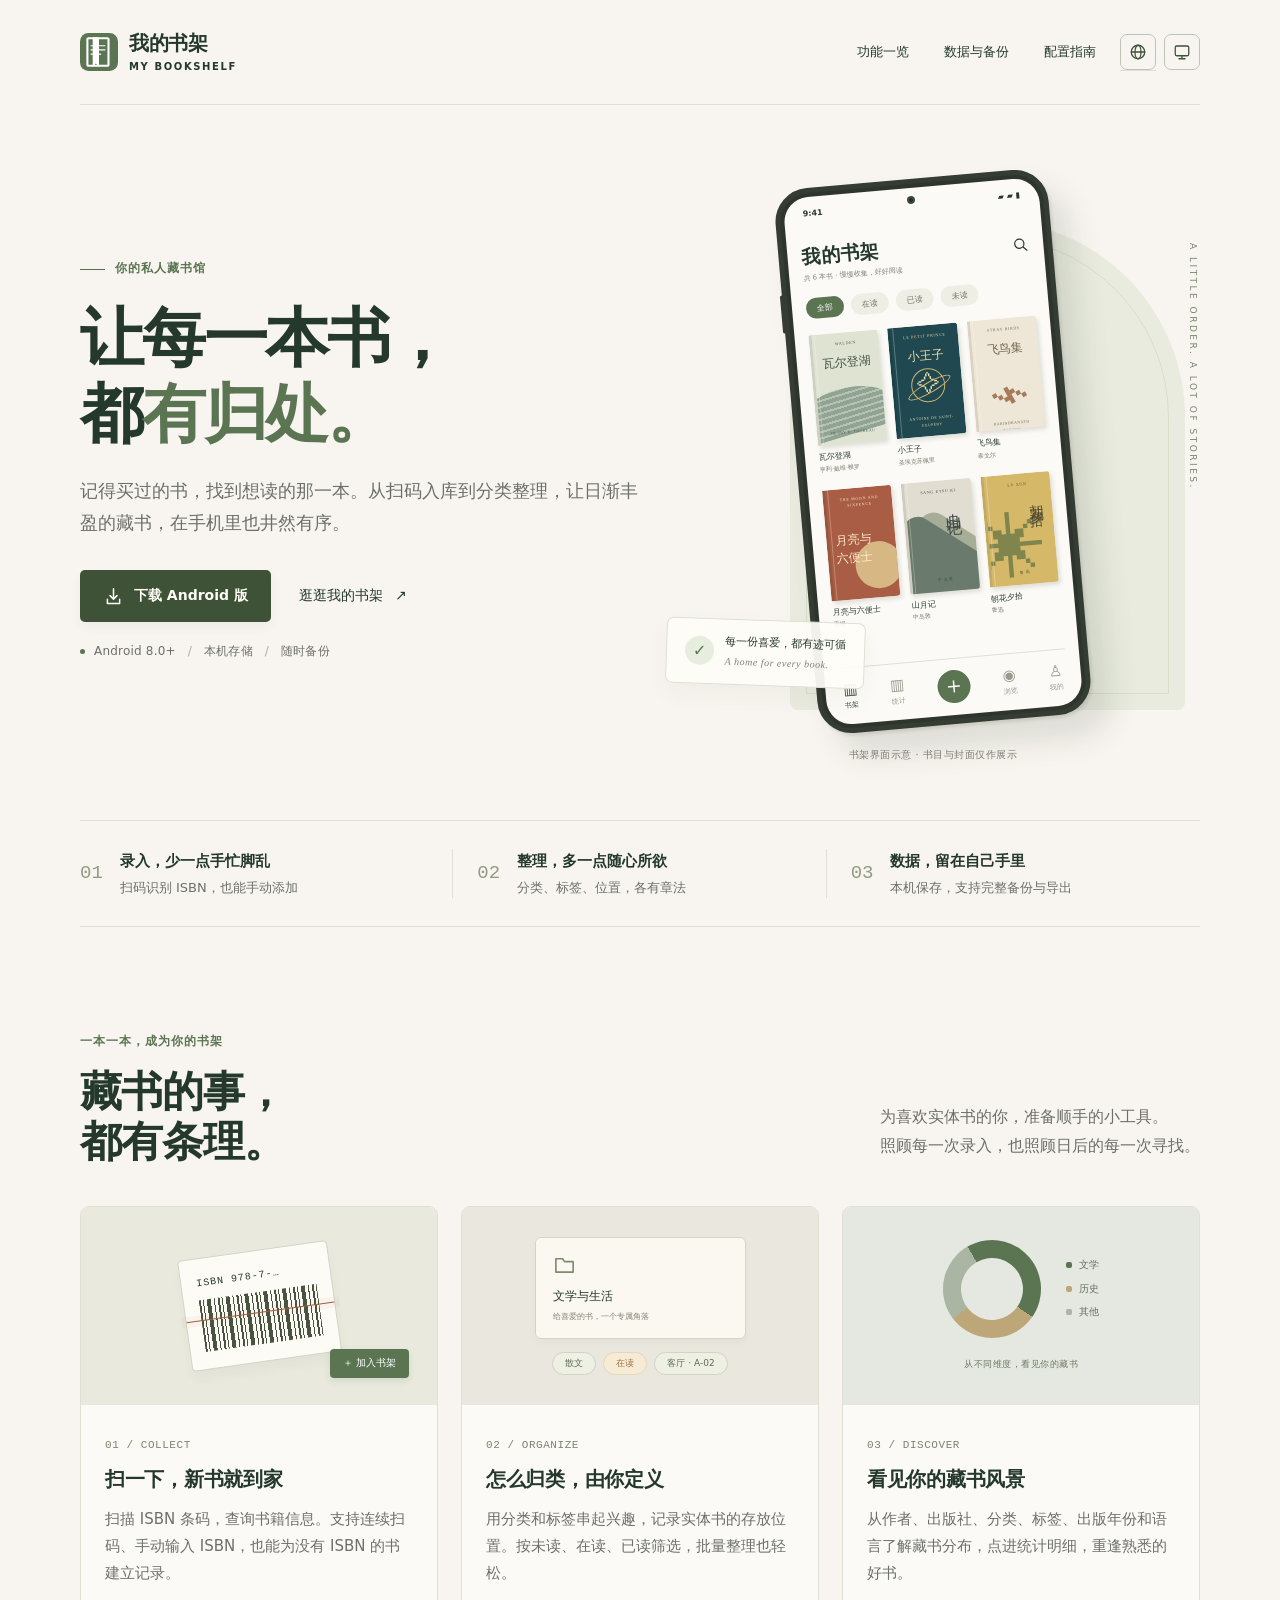
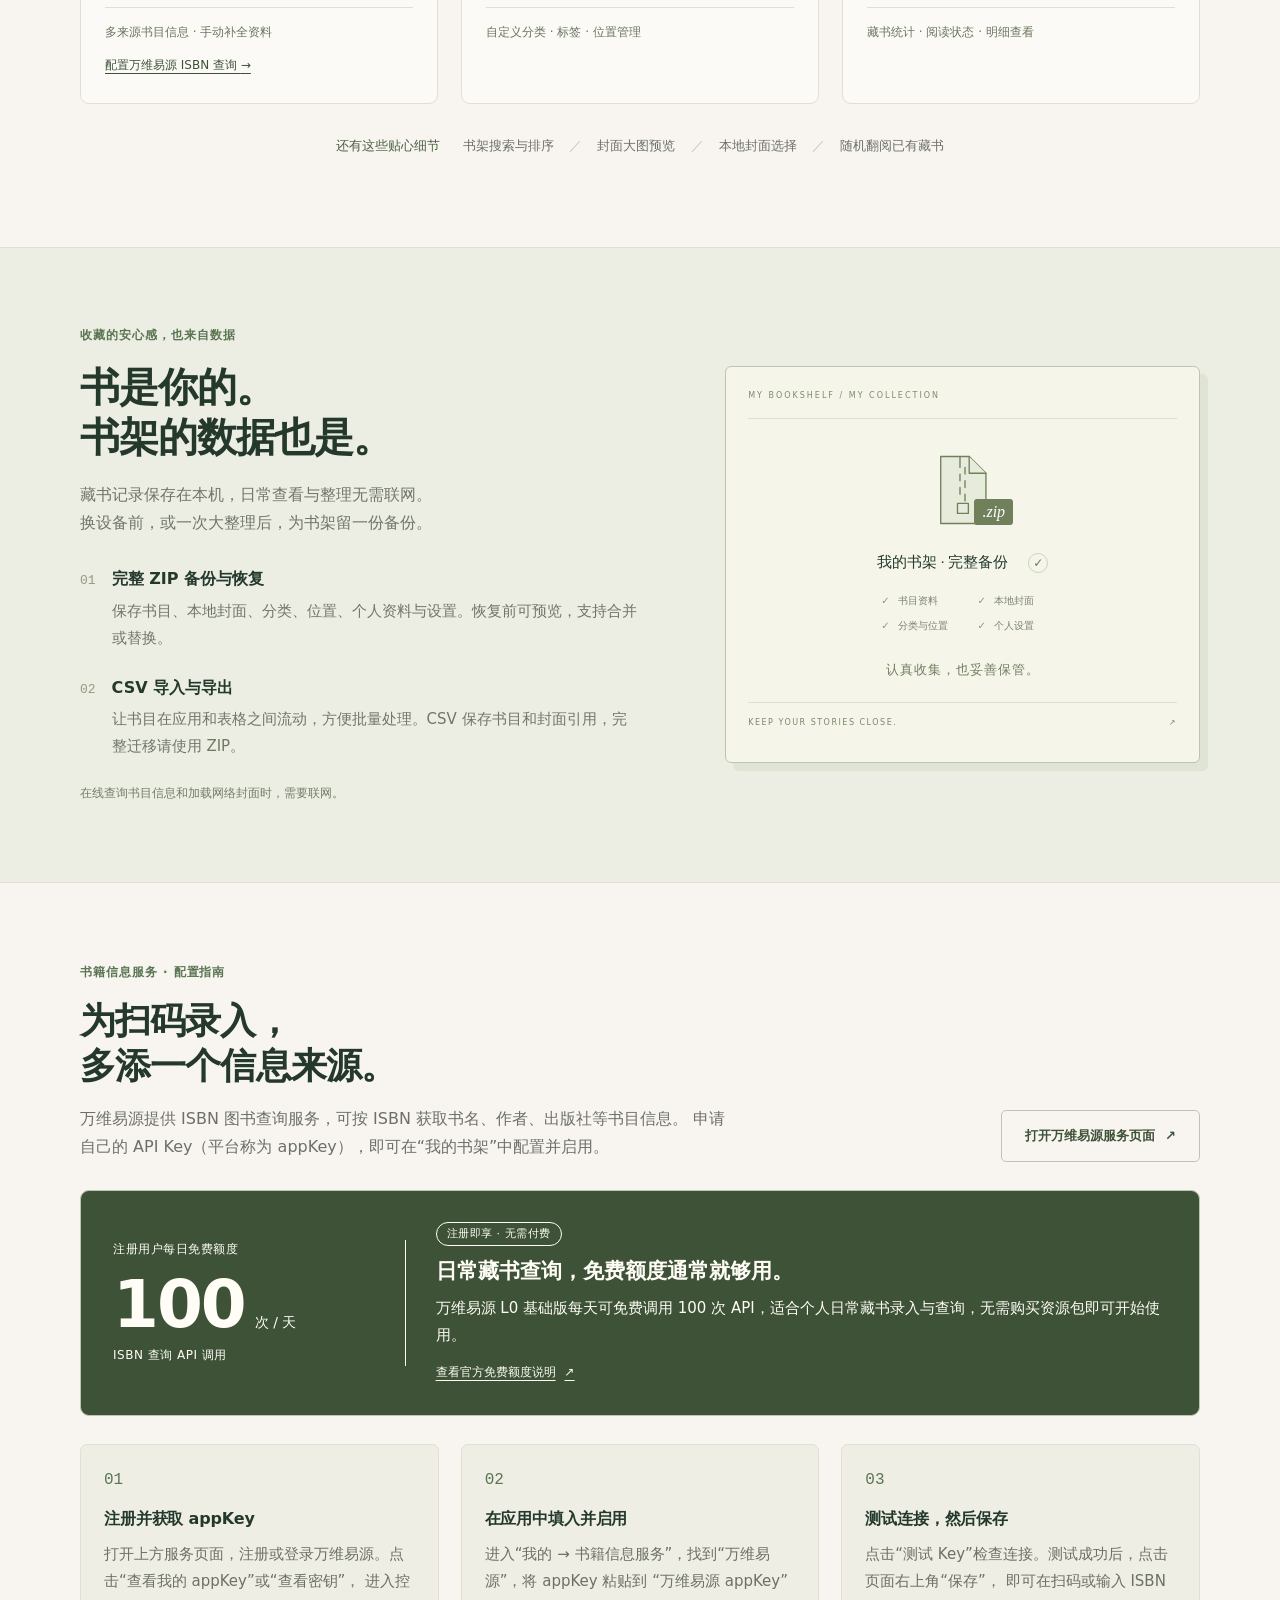
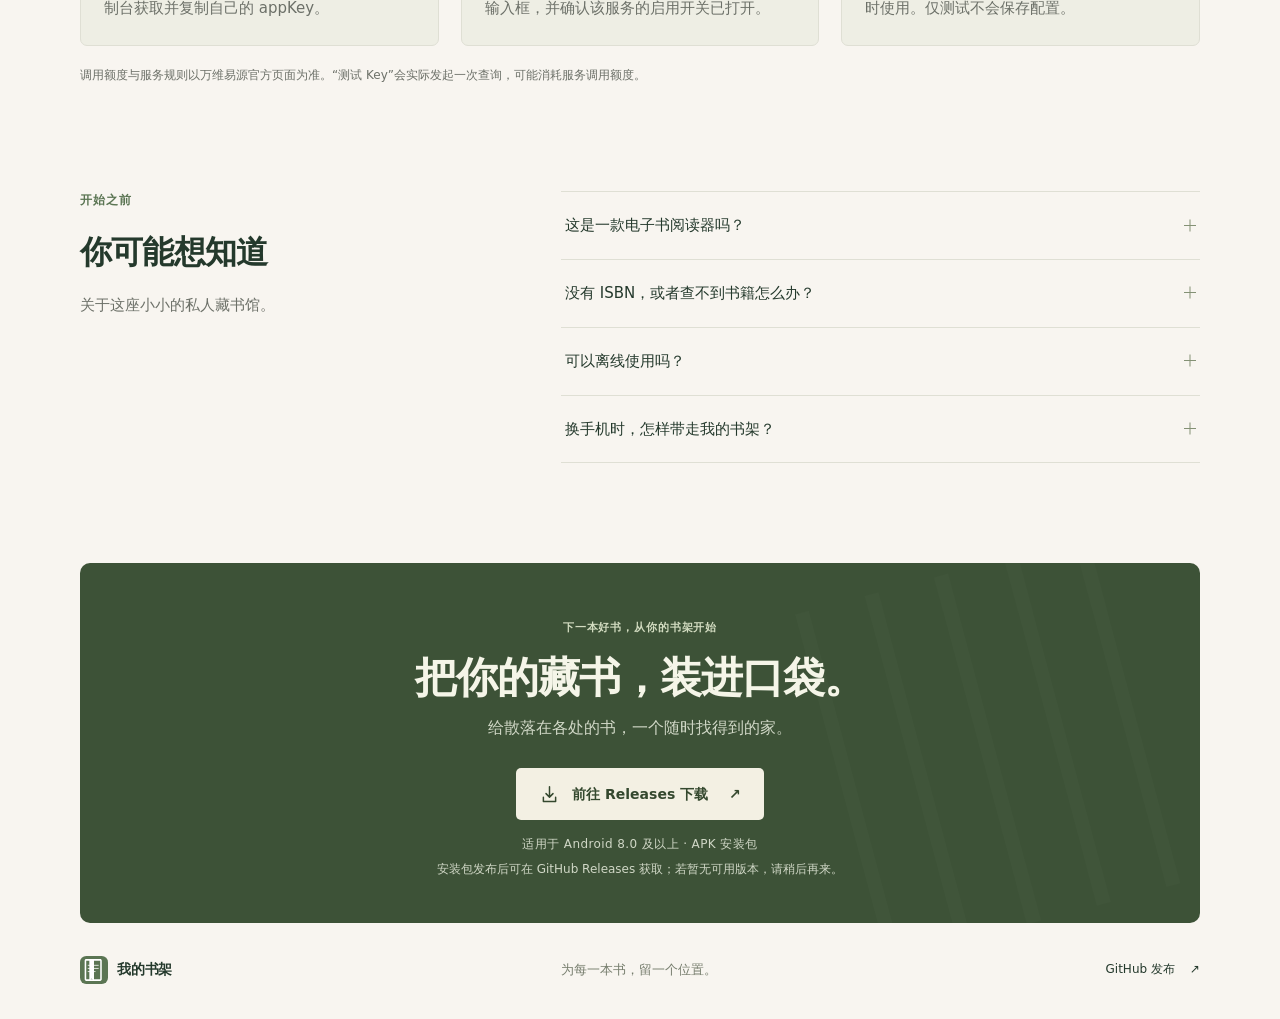
<file: index.html>
<!doctype html>
<html lang="zh-CN">
  <head>
    <meta charset="utf-8" />
    <meta name="viewport" content="width=device-width, initial-scale=1" />
    <meta
      name="description"
      content="我的书架是一款 Android 个人藏书管理应用。扫码录入书籍，用分类、标签和存放位置整理藏书，查看藏书统计，并通过 ZIP 备份和 CSV 导入导出保管自己的数据。"
    />
    <meta name="theme-color" content="#f8f5f0" />
    <meta property="og:type" content="website" />
    <meta property="og:locale" content="zh_CN" />
    <meta property="og:title" content="我的书架 · 让每一本书，都有归处" />
    <meta
      property="og:description"
      content="扫描、整理、寻找、翻阅。在手机里，安放你的私人藏书馆。适用于 Android 8.0 及以上。"
    />
    <title>我的书架 · 让每一本书，都有归处</title>
    <link rel="icon" type="image/svg+xml" href="./assets/app-icon.svg" />
    <link rel="alternate" hreflang="zh-CN" href="./index.html" />
    <link rel="alternate" hreflang="en" href="./en/index.html" />
    <!-- Apply the saved theme before styles load to avoid a light-theme flash. -->
    <script src="./theme.js?v=2"></script>
    <link rel="stylesheet" href="./styles.css?v=2" />
  </head>
  <body>
    <a class="skip-link" href="#main">跳到主要内容</a>
    <header class="site-header wrap">
      <a class="brand" href="#" aria-label="我的书架，返回顶部">
        <img src="./assets/app-icon.svg" width="38" height="38" alt="" />
        <span
          >我的书架<span class="brand-en" lang="en">MY BOOKSHELF</span></span
        >
      </a>
      <div class="header-actions">
        <nav class="primary-nav" aria-label="主导航">
          <a href="#features">功能一览</a>
          <a href="#data">数据与备份</a>
          <a href="#setup">配置指南</a>
        </nav>
        <div class="site-controls">
          <details class="language-switcher">
            <summary class="icon-button" aria-label="语言" title="切换语言">
              <svg class="icon" viewBox="0 0 24 24" aria-hidden="true">
                <circle cx="12" cy="12" r="9" />
                <ellipse cx="12" cy="12" rx="4" ry="9" />
                <path d="M3 12h18" />
              </svg>
            </summary>
            <nav class="language-menu" aria-label="选择语言">
              <a
                href="./index.html"
                lang="zh-CN"
                hreflang="zh-CN"
                aria-current="page"
                >中文 <span aria-hidden="true">✓</span></a
              >
              <a href="./en/index.html" lang="en" hreflang="en"
                >English <span aria-hidden="true">✓</span></a
              >
            </nav>
          </details>
          <button
            type="button"
            id="theme-toggle"
            class="icon-button theme-switcher"
            aria-label="主题：跟随系统；点击切换为浅色主题"
            title="主题：跟随系统；点击切换为浅色主题"
            hidden
          >
            <svg
              class="icon theme-system"
              viewBox="0 0 24 24"
              aria-hidden="true"
            >
              <rect x="3" y="4" width="18" height="13" rx="2" />
              <path d="M8 21h8m-4-4v4" />
            </svg>
            <svg class="icon theme-sun" viewBox="0 0 24 24" aria-hidden="true">
              <circle cx="12" cy="12" r="4" />
              <path
                d="M12 2v2m0 16v2M2 12h2m16 0h2M5 5l1.5 1.5m11 11L19 19M5 19l1.5-1.5m11-11L19 5"
              />
            </svg>
            <svg class="icon theme-moon" viewBox="0 0 24 24" aria-hidden="true">
              <path d="M20 14A8.5 8.5 0 0 1 10 4a8.5 8.5 0 1 0 10 10Z" />
            </svg>
          </button>
        </div>
      </div>
    </header>

    <main id="main">
      <section class="hero wrap" aria-labelledby="hero-title">
        <div class="hero-copy">
          <p class="eyebrow"><span class="tiny-line"></span> 你的私人藏书馆</p>
          <h1 id="hero-title">
            让每一本书，<br />都<span class="title-mark">有归处。</span>
          </h1>
          <p class="hero-description">
            记得买过的书，找到想读的那一本。从扫码入库到分类整理，让日渐丰盈的藏书，在手机里也井然有序。
          </p>
          <div class="hero-actions">
            <a class="button button-primary" href="#download">
              <svg class="icon" viewBox="0 0 24 24" aria-hidden="true">
                <path d="M12 3v12m-4-4 4 4 4-4M5 15v5h14v-5" />
              </svg>
              下载 Android 版
            </a>
            <a class="text-link" href="#features"
              >逛逛我的书架 <span aria-hidden="true">↗</span></a
            >
          </div>
          <p class="hero-meta">
            <span class="status-dot"></span> Android 8.0+
            <span class="meta-divider">/</span> 本机存储
            <span class="meta-divider">/</span> 随时备份
          </p>
        </div>

        <figure class="hero-visual">
          <div class="visual-arch" aria-hidden="true"></div>
          <span class="visual-note" lang="en" aria-hidden="true"
            >A LITTLE ORDER. A LOT OF STORIES.</span
          >
          <div class="phone" aria-hidden="true">
            <div class="phone-camera"></div>
            <div class="phone-screen">
              <div class="phone-status">
                <span>9:41</span><span>▰ ▰ ▮</span>
              </div>
              <div class="phone-heading">
                <div>
                  <strong>我的书架</strong
                  ><small>共 6 本书 · 慢慢收集，好好阅读</small>
                </div>
                <svg class="icon" viewBox="0 0 24 24">
                  <circle cx="10" cy="10" r="6.5" />
                  <path d="m15 15 5 5" />
                </svg>
              </div>
              <div class="phone-filters">
                <span class="selected">全部</span><span>在读</span
                ><span>已读</span><span>未读</span>
              </div>
              <div class="book-grid">
                <div class="book">
                  <div class="cover cover-walden">
                    <span class="cover-english">WALDEN</span><b>瓦尔登湖</b
                    ><i class="lake"></i><small>HENRY D. THOREAU</small>
                  </div>
                  <strong>瓦尔登湖</strong><small>亨利·戴维·梭罗</small>
                </div>
                <div class="book">
                  <div class="cover cover-prince">
                    <span class="cover-english">LE PETIT PRINCE</span
                    ><b>小王子</b><i class="planet">✧</i
                    ><small>ANTOINE DE SAINT-EXUPÉRY</small>
                  </div>
                  <strong>小王子</strong><small>圣埃克苏佩里</small>
                </div>
                <div class="book">
                  <div class="cover cover-birds">
                    <span class="cover-english">STRAY BIRDS</span><b>飞鸟集</b
                    ><i class="bird">⌁</i><small>RABINDRANATH TAGORE</small>
                  </div>
                  <strong>飞鸟集</strong><small>泰戈尔</small>
                </div>
                <div class="book">
                  <div class="cover cover-moon">
                    <span class="cover-english">THE MOON AND<br />SIXPENCE</span
                    ><i class="moon"></i><b>月亮与<br />六便士</b>
                  </div>
                  <strong>月亮与六便士</strong><small>毛姆</small>
                </div>
                <div class="book">
                  <div class="cover cover-mountain">
                    <span class="cover-english">SANG ETSU KI</span
                    ><i class="mountain"></i><b>山月记</b
                    ><small>中 岛 敦</small>
                  </div>
                  <strong>山月记</strong><small>中岛敦</small>
                </div>
                <div class="book">
                  <div class="cover cover-flower">
                    <span class="cover-english">LU XUN</span><b>朝花夕拾</b
                    ><i class="flower">✳</i><small>鲁 迅</small>
                  </div>
                  <strong>朝花夕拾</strong><small>鲁迅</small>
                </div>
              </div>
              <div class="phone-nav">
                <span class="active">▥<small>书架</small></span
                ><span>▥<small>统计</small></span
                ><span class="add">＋</span><span>◉<small>浏览</small></span
                ><span>♙<small>我的</small></span>
              </div>
            </div>
          </div>
          <div class="floating-label" aria-hidden="true">
            <span class="label-icon">✓</span>
            <div>
              每一份喜爱，都有迹可循<small>A home for every book.</small>
            </div>
          </div>
          <figcaption>书架界面示意 · 书目与封面仅作展示</figcaption>
        </figure>
      </section>

      <div class="principles wrap" aria-label="应用特点">
        <div>
          <span class="principle-number">01</span>
          <p>
            <strong>录入，少一点手忙脚乱</strong
            ><span>扫码识别 ISBN，也能手动添加</span>
          </p>
        </div>
        <div>
          <span class="principle-number">02</span>
          <p>
            <strong>整理，多一点随心所欲</strong
            ><span>分类、标签、位置，各有章法</span>
          </p>
        </div>
        <div>
          <span class="principle-number">03</span>
          <p>
            <strong>数据，留在自己手里</strong
            ><span>本机保存，支持完整备份与导出</span>
          </p>
        </div>
      </div>

      <section
        class="features wrap section-space"
        id="features"
        aria-labelledby="features-title"
      >
        <div class="section-heading">
          <div>
            <p class="eyebrow">一本一本，成为你的书架</p>
            <h2 id="features-title">藏书的事，<br />都有条理。</h2>
          </div>
          <p>
            为喜欢实体书的你，准备顺手的小工具。<br />照顾每一次录入，也照顾日后的每一次寻找。
          </p>
        </div>
        <div class="feature-grid">
          <article class="feature-card">
            <div class="feature-art scan-art" aria-hidden="true">
              <div class="barcode">
                <span>ISBN 978-7-…</span>
                <div class="barcode-lines"></div>
                <div class="scan-line"></div>
              </div>
              <span class="art-tag">＋ 加入书架</span>
            </div>
            <div class="feature-text">
              <span class="feature-index">01 / COLLECT</span>
              <h3>扫一下，新书就到家</h3>
              <p>
                扫描 ISBN 条码，查询书籍信息。支持连续扫码、手动输入
                ISBN，也能为没有 ISBN 的书建立记录。
              </p>
              <span class="feature-detail">多来源书目信息 · 手动补全资料</span>
              <a class="inline-link feature-setup-link" href="#setup"
                >配置万维易源 ISBN 查询 <span aria-hidden="true">→</span></a
              >
            </div>
          </article>
          <article class="feature-card">
            <div class="feature-art organize-art" aria-hidden="true">
              <div class="folder">
                <svg viewBox="0 0 24 24"><path d="M3 6h7l2 3h9v11H3Z" /></svg
                ><span>文学与生活</span><small>给喜爱的书，一个专属角落</small>
              </div>
              <div class="art-tags">
                <span>散文</span><span>在读</span><span>客厅 · A-02</span>
              </div>
            </div>
            <div class="feature-text">
              <span class="feature-index">02 / ORGANIZE</span>
              <h3>怎么归类，由你定义</h3>
              <p>
                用分类和标签串起兴趣，记录实体书的存放位置。按未读、在读、已读筛选，批量整理也轻松。
              </p>
              <span class="feature-detail">自定义分类 · 标签 · 位置管理</span>
            </div>
          </article>
          <article class="feature-card">
            <div class="feature-art stats-art" aria-hidden="true">
              <div class="mini-chart">
                <div class="donut"></div>
                <div class="chart-legend">
                  <span><i></i> 文学</span><span><i></i> 历史</span
                  ><span><i></i> 其他</span>
                </div>
              </div>
              <span class="chart-caption">从不同维度，看见你的藏书</span>
            </div>
            <div class="feature-text">
              <span class="feature-index">03 / DISCOVER</span>
              <h3>看见你的藏书风景</h3>
              <p>
                从作者、出版社、分类、标签、出版年份和语言了解藏书分布，点进统计明细，重逢熟悉的好书。
              </p>
              <span class="feature-detail">藏书统计 · 阅读状态 · 明细查看</span>
            </div>
          </article>
        </div>
        <div class="more-features">
          <span>还有这些贴心细节</span>
          <p>
            书架搜索与排序 <i>／</i> 封面大图预览 <i>／</i> 本地封面选择
            <i>／</i> 随机翻阅已有藏书
          </p>
        </div>
      </section>

      <section class="data-section" id="data" aria-labelledby="data-title">
        <div class="data-inner wrap">
          <div class="data-copy">
            <p class="eyebrow">收藏的安心感，也来自数据</p>
            <h2 id="data-title">书是你的。<br />书架的数据也是。</h2>
            <p class="data-description">
              藏书记录保存在本机，日常查看与整理无需联网。<br />换设备前，或一次大整理后，为书架留一份备份。
            </p>
            <ul class="data-list">
              <li>
                <span>01</span>
                <div>
                  <h3>完整 ZIP 备份与恢复</h3>
                  <p>
                    保存书目、本地封面、分类、位置、个人资料与设置。恢复前可预览，支持合并或替换。
                  </p>
                </div>
              </li>
              <li>
                <span>02</span>
                <div>
                  <h3>CSV 导入与导出</h3>
                  <p>
                    让书目在应用和表格之间流动，方便批量处理。CSV
                    保存书目和封面引用，完整迁移请使用 ZIP。
                  </p>
                </div>
              </li>
            </ul>
            <p class="data-note">
              在线查询书目信息和加载网络封面时，需要联网。
            </p>
          </div>
          <div class="backup-visual" aria-hidden="true">
            <span class="backup-topline">MY BOOKSHELF / MY COLLECTION</span>
            <div class="archive-icon">
              <svg viewBox="0 0 80 88">
                <path d="M14 4h34l20 20v60H14Z" />
                <path
                  d="M48 4v20h20M37 5v12m6 0v8m-6 0v8m6 0v8m-6 0v8m6 0v8M34 60h13v12H34Z"
                /></svg
              ><span>.zip</span>
            </div>
            <div class="backup-file">
              <span>我的书架 · 完整备份</span
              ><span class="backup-check">✓</span>
            </div>
            <div class="backup-contents">
              <span>书目资料</span><span>本地封面</span><span>分类与位置</span
              ><span>个人设置</span>
            </div>
            <p>认真收集，也妥善保管。</p>
            <div class="backup-bottomline">
              <span>KEEP YOUR STORIES CLOSE.</span><span>↗</span>
            </div>
          </div>
        </div>
      </section>

      <section
        class="service-guide wrap"
        id="setup"
        aria-labelledby="setup-title"
      >
        <div class="service-heading">
          <div class="service-copy">
            <p class="eyebrow">书籍信息服务 · 配置指南</p>
            <h2 id="setup-title">为扫码录入，<br />多添一个信息来源。</h2>
            <p class="service-description">
              万维易源提供 ISBN 图书查询服务，可按 ISBN
              获取书名、作者、出版社等书目信息。 申请自己的 API Key（平台称为
              appKey），即可在“我的书架”中配置并启用。
            </p>
          </div>
          <a
            class="button service-link"
            href="https://www.showapi.com/apis/isbn-book-1626"
            target="_blank"
            rel="noopener noreferrer"
          >
            打开万维易源服务页面 <span aria-hidden="true">↗</span>
            <span class="sr-only">（在新标签页打开）</span>
          </a>
        </div>
        <aside class="service-quota" aria-labelledby="quota-title">
          <div class="quota-amount">
            <span class="quota-label">注册用户每日免费额度</span>
            <p class="quota-number"><strong>100</strong><span>次 / 天</span></p>
            <span class="quota-caption">ISBN 查询 API 调用</span>
          </div>
          <div class="quota-copy">
            <span class="quota-badge">注册即享 · 无需付费</span>
            <h3 id="quota-title">日常藏书查询，免费额度通常就够用。</h3>
            <p>
              万维易源 L0 基础版每天可免费调用 100 次
              API，适合个人日常藏书录入与查询，无需购买资源包即可开始使用。
            </p>
            <a
              class="quota-link"
              href="https://www.showapi.com/free-api"
              target="_blank"
              rel="noopener noreferrer"
              >查看官方免费额度说明 <span aria-hidden="true">↗</span
              ><span class="sr-only">（在新标签页打开）</span></a
            >
          </div>
        </aside>
        <ol class="setup-steps">
          <li>
            <span class="setup-number" aria-hidden="true">01</span>
            <h3>注册并获取 appKey</h3>
            <p>
              打开上方服务页面，注册或登录万维易源。点击“查看我的
              appKey”或“查看密钥”， 进入控制台获取并复制自己的 appKey。
            </p>
          </li>
          <li>
            <span class="setup-number" aria-hidden="true">02</span>
            <h3>在应用中填入并启用</h3>
            <p>
              进入“我的 → 书籍信息服务”，找到“万维易源”，将 appKey 粘贴到
              “万维易源 appKey”输入框，并确认该服务的启用开关已打开。
            </p>
          </li>
          <li>
            <span class="setup-number" aria-hidden="true">03</span>
            <h3>测试连接，然后保存</h3>
            <p>
              点击“测试 Key”检查连接。测试成功后，点击页面右上角“保存”，
              即可在扫码或输入 ISBN 时使用。仅测试不会保存配置。
            </p>
          </li>
        </ol>
        <p class="setup-note">
          调用额度与服务规则以万维易源官方页面为准。“测试
          Key”会实际发起一次查询，可能消耗服务调用额度。
        </p>
      </section>

      <section class="faq wrap section-space" aria-labelledby="faq-title">
        <div>
          <p class="eyebrow">开始之前</p>
          <h2 id="faq-title">你可能想知道</h2>
          <p class="faq-intro">关于这座小小的私人藏书馆。</p>
        </div>
        <div class="faq-items">
          <details>
            <summary>
              这是一款电子书阅读器吗？<span
                class="faq-plus"
                aria-hidden="true"
              ></span>
            </summary>
            <p>
              我的书架主要用于管理个人藏书：记录书目信息、阅读状态与存放位置。它不提供电子书正文，也不提供书籍文件下载。
            </p>
          </details>
          <details>
            <summary>
              没有 ISBN，或者查不到书籍怎么办？<span
                class="faq-plus"
                aria-hidden="true"
              ></span>
            </summary>
            <p>
              可以手动添加书名、作者等信息，不必填写
              ISBN。在线查询依赖第三方书目来源，信息可能不完整，你可以在保存前核对，也可以之后继续编辑和补全。
            </p>
          </details>
          <details>
            <summary>
              可以离线使用吗？<span class="faq-plus" aria-hidden="true"></span>
            </summary>
            <p>
              已保存书目的查看、搜索、分类与整理可以离线进行。在线书目查询、网络封面的获取需要网络；部分书目服务需在应用中配置自己的
              API Key。网络封面不等同于已保存在本机的图片。
            </p>
          </details>
          <details>
            <summary>
              换手机时，怎样带走我的书架？<span
                class="faq-plus"
                aria-hidden="true"
              ></span>
            </summary>
            <p>
              在“我的 → 数据导入导出”中导出完整 ZIP
              备份，将文件保存到其他位置，在新设备安装应用后再恢复。完整备份包含本地图片与设置；CSV
              更适合表格交换。建议定期备份，并在恢复前核对预览。
            </p>
          </details>
        </div>
      </section>

      <section
        class="download-section wrap"
        id="download"
        aria-labelledby="download-title"
      >
        <div class="download-decoration" aria-hidden="true">▥</div>
        <p class="eyebrow">下一本好书，从你的书架开始</p>
        <h2 id="download-title">
          把你的藏书，<br class="mobile-break" />装进口袋。
        </h2>
        <p class="download-description">
          给散落在各处的书，一个随时找得到的家。
        </p>
        <!-- 发布安装包后，可将此链接替换为具体 Release 的已签名 APK 下载地址。 -->
        <a
          class="button button-light"
          href="https://github.com/maslke/my-bookshelf/releases"
          target="_blank"
          rel="noopener noreferrer"
          ><svg class="icon" viewBox="0 0 24 24" aria-hidden="true">
            <path d="M12 3v12m-4-4 4 4 4-4M5 15v5h14v-5" /></svg
          >前往 Releases 下载<span aria-hidden="true">↗</span
          ><span class="sr-only">（在新标签页打开）</span></a
        >
        <p class="download-meta">适用于 Android 8.0 及以上 · APK 安装包</p>
        <p class="release-note">
          安装包发布后可在 GitHub Releases 获取；若暂无可用版本，请稍后再来。
        </p>
      </section>
    </main>

    <footer class="site-footer wrap">
      <a class="brand footer-brand" href="#"
        ><img src="./assets/app-icon.svg" width="28" height="28" alt="" /><span
          >我的书架</span
        ></a
      >
      <p>为每一本书，留一个位置。</p>
      <a
        class="footer-github"
        href="https://github.com/maslke/my-bookshelf"
        target="_blank"
        rel="noopener noreferrer"
        >GitHub 发布 <span aria-hidden="true">↗</span
        ><span class="sr-only">（在新标签页打开）</span></a
      >
    </footer>
  </body>
</html>
</file>
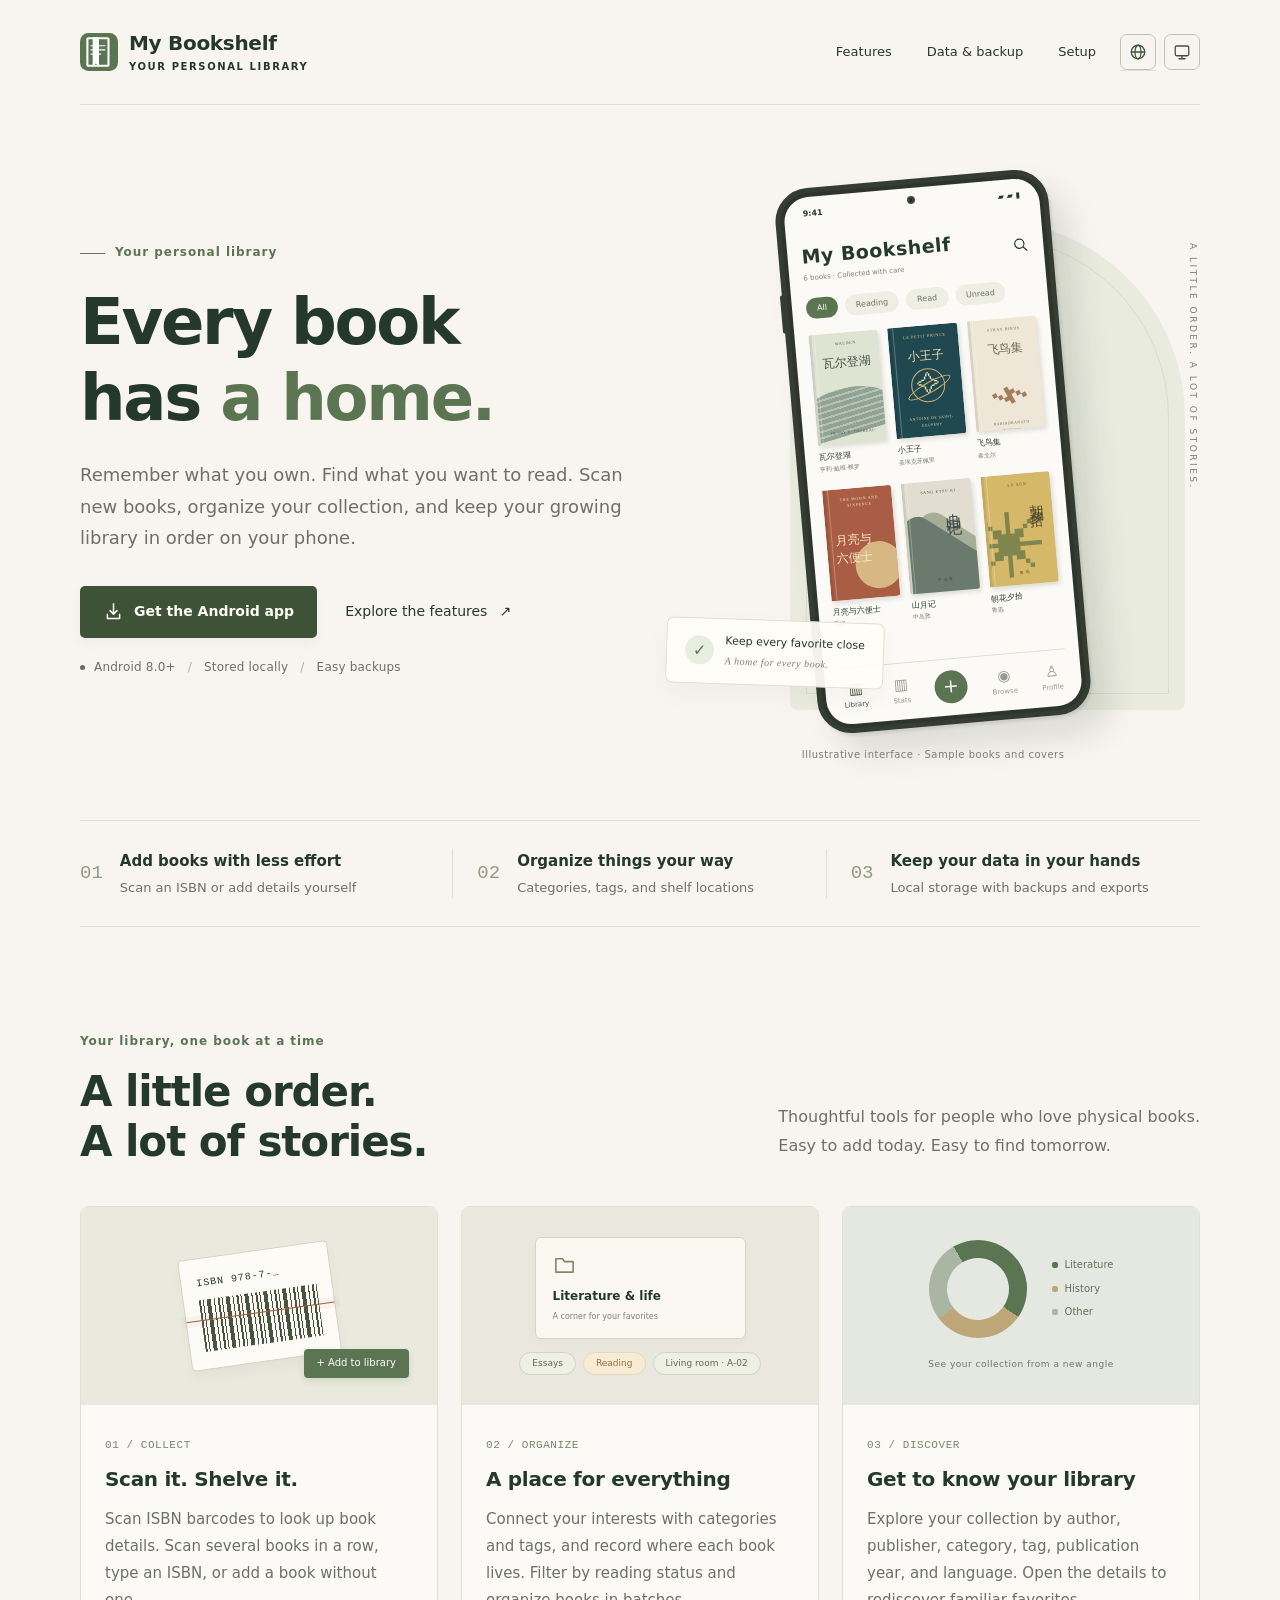
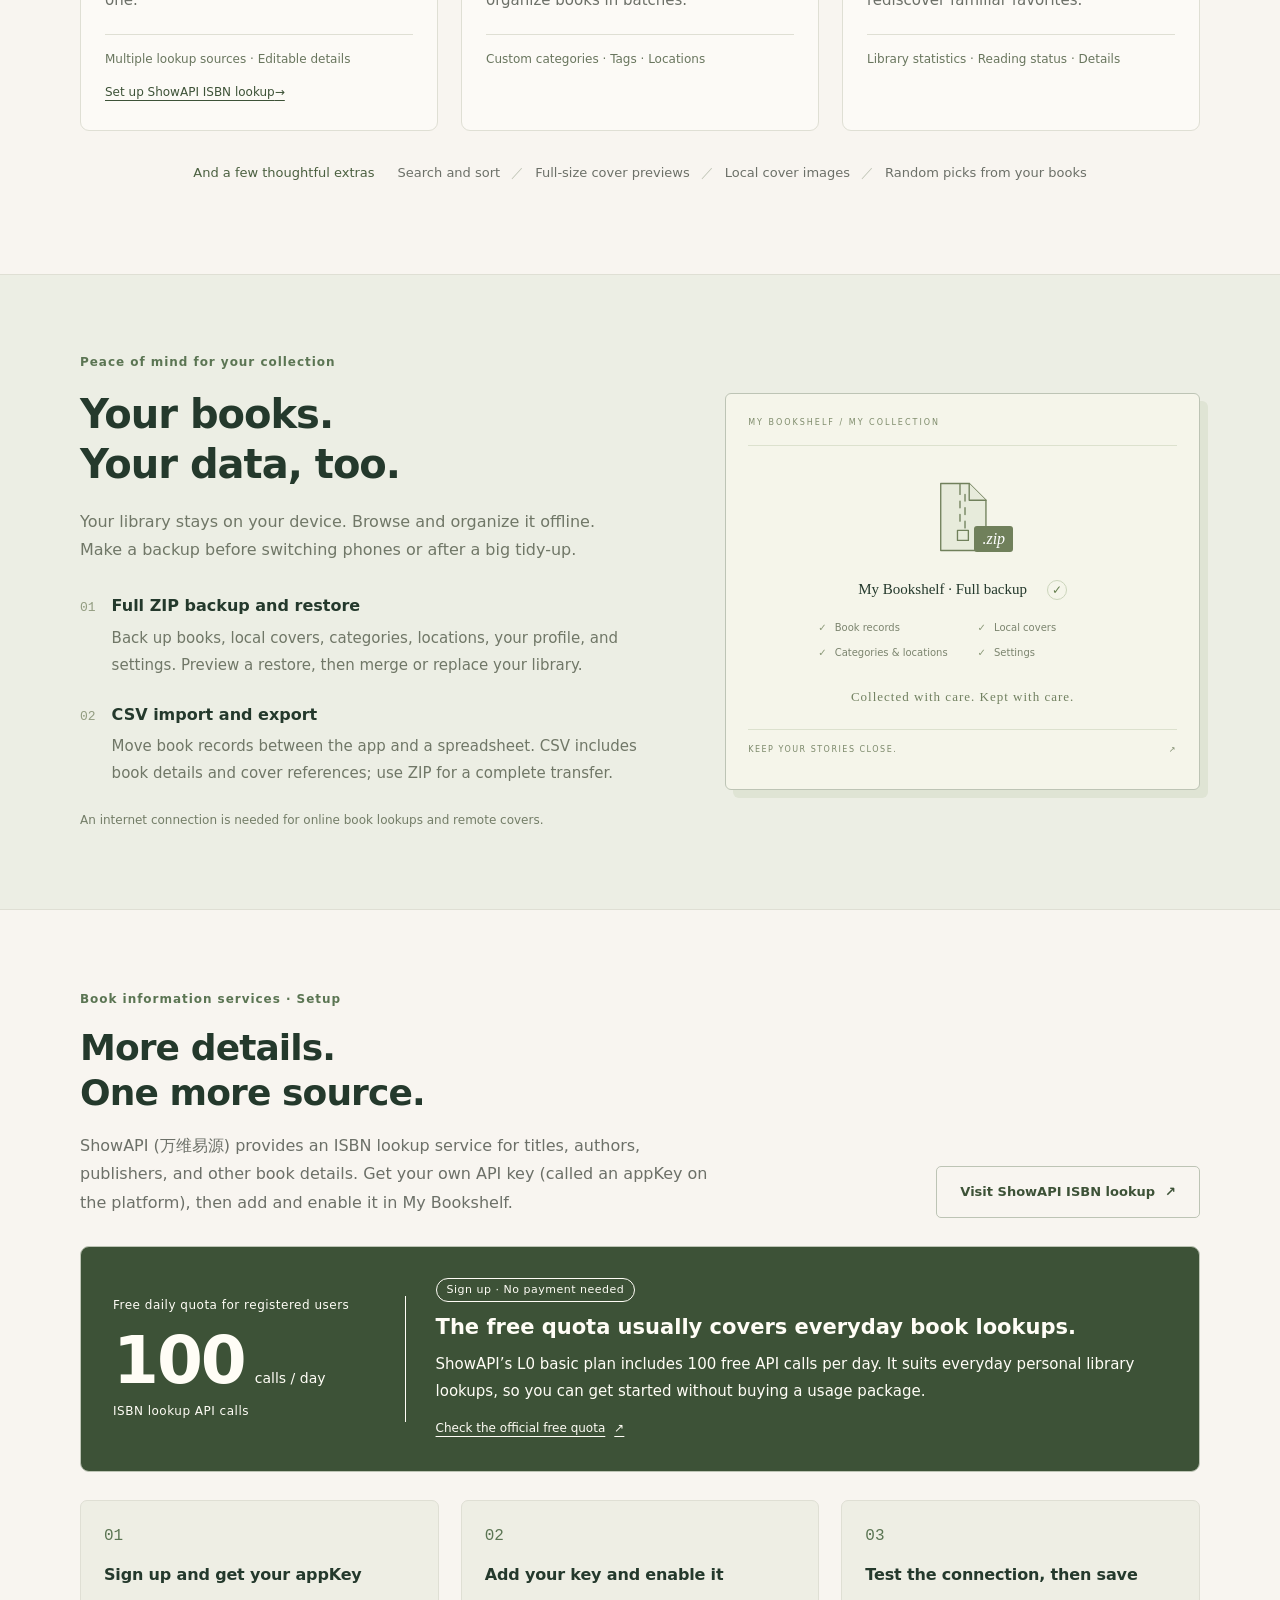
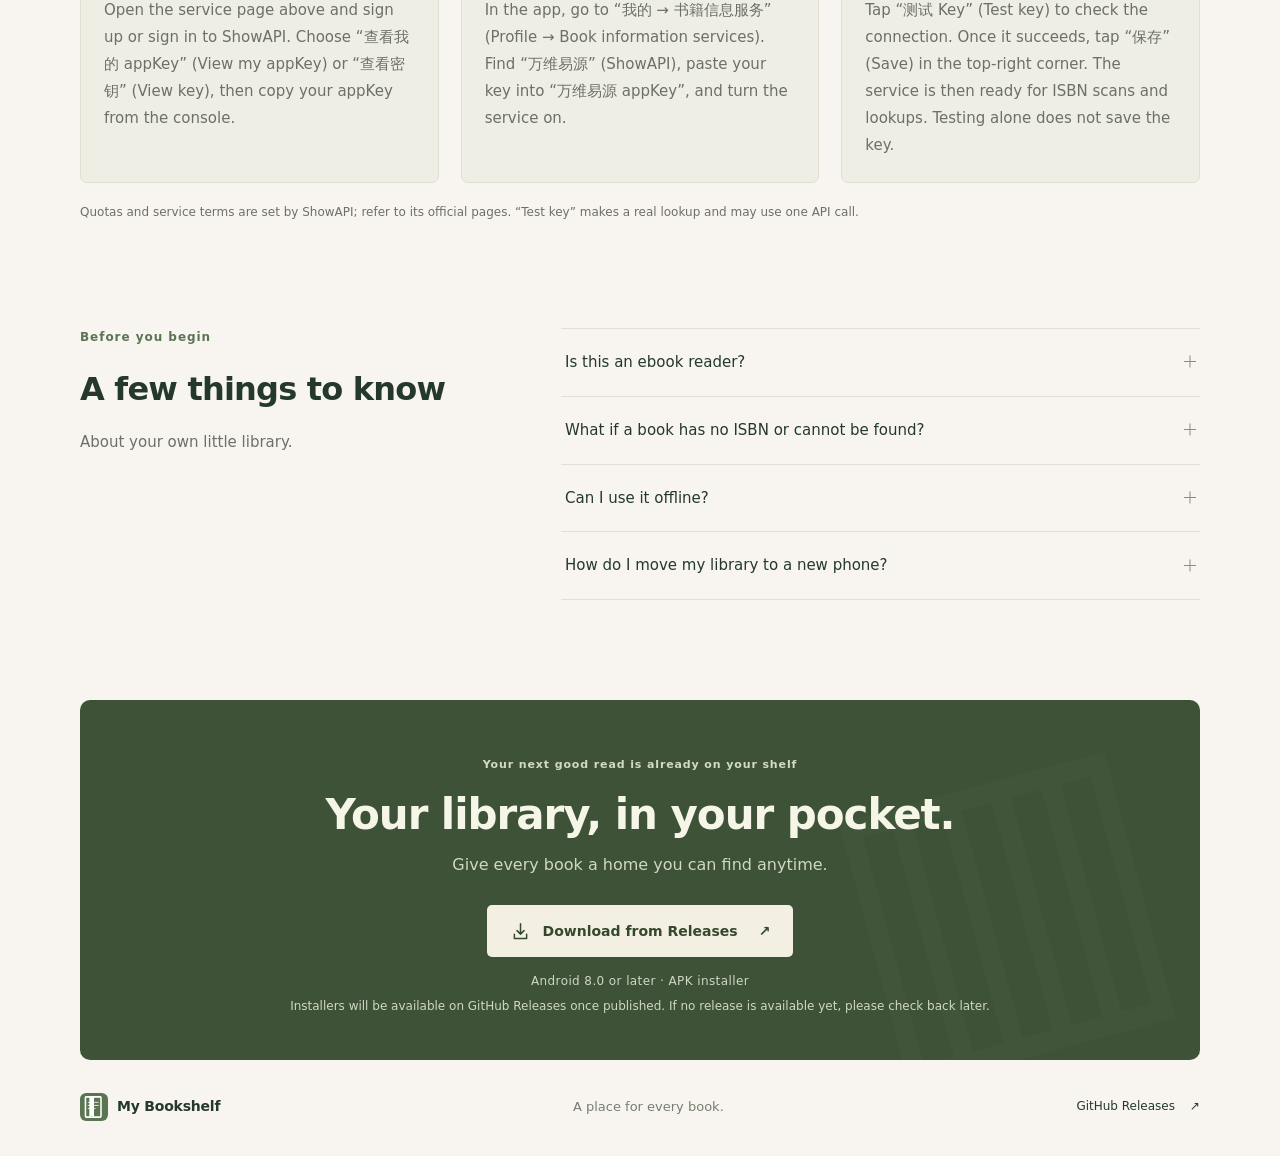
<file: en/index.html>
<!doctype html>
<html lang="en">
  <head>
    <meta charset="utf-8" />
    <meta name="viewport" content="width=device-width, initial-scale=1" />
    <meta
      name="description"
      content="My Bookshelf is a personal library app for Android. Scan books, organize them with categories, tags, and locations, explore your library statistics, and keep your data with ZIP backups and CSV import/export."
    />
    <meta name="theme-color" content="#f8f5f0" />
    <meta property="og:type" content="website" />
    <meta property="og:locale" content="en_US" />
    <meta property="og:title" content="My Bookshelf · A home for every book" />
    <meta
      property="og:description"
      content="Scan, organize, find, and rediscover. Your personal library on your phone. For Android 8.0 or later."
    />
    <title>My Bookshelf · A home for every book</title>
    <link rel="icon" type="image/svg+xml" href="../assets/app-icon.svg" />
    <link rel="alternate" hreflang="zh-CN" href="../index.html" />
    <link rel="alternate" hreflang="en" href="./index.html" />
    <!-- Apply the saved theme before styles load to avoid a light-theme flash. -->
    <script src="../theme.js?v=2"></script>
    <link rel="stylesheet" href="../styles.css?v=2" />
  </head>
  <body>
    <a class="skip-link" href="#main">Skip to main content</a>
    <header class="site-header wrap">
      <a class="brand" href="#" aria-label="My Bookshelf, back to top">
        <img src="../assets/app-icon.svg" width="38" height="38" alt="" />
        <span
          >My Bookshelf<span class="brand-en">YOUR PERSONAL LIBRARY</span></span
        >
      </a>
      <div class="header-actions">
        <nav class="primary-nav" aria-label="Main navigation">
          <a href="#features">Features</a>
          <a href="#data">Data &amp; backup</a>
          <a href="#setup">Setup</a>
        </nav>
        <div class="site-controls">
          <details class="language-switcher">
            <summary
              class="icon-button"
              aria-label="Language"
              title="Change language"
            >
              <svg class="icon" viewBox="0 0 24 24" aria-hidden="true">
                <circle cx="12" cy="12" r="9" />
                <ellipse cx="12" cy="12" rx="4" ry="9" />
                <path d="M3 12h18" />
              </svg>
            </summary>
            <nav class="language-menu" aria-label="Choose language">
              <a href="../index.html" lang="zh-CN" hreflang="zh-CN"
                >中文 <span aria-hidden="true">✓</span></a
              >
              <a href="./index.html" lang="en" hreflang="en" aria-current="page"
                >English <span aria-hidden="true">✓</span></a
              >
            </nav>
          </details>
          <button
            type="button"
            id="theme-toggle"
            class="icon-button theme-switcher"
            aria-label="Theme: System; switch to Light"
            title="Theme: System; switch to Light"
            hidden
          >
            <svg
              class="icon theme-system"
              viewBox="0 0 24 24"
              aria-hidden="true"
            >
              <rect x="3" y="4" width="18" height="13" rx="2" />
              <path d="M8 21h8m-4-4v4" />
            </svg>
            <svg class="icon theme-sun" viewBox="0 0 24 24" aria-hidden="true">
              <circle cx="12" cy="12" r="4" />
              <path
                d="M12 2v2m0 16v2M2 12h2m16 0h2M5 5l1.5 1.5m11 11L19 19M5 19l1.5-1.5m11-11L19 5"
              />
            </svg>
            <svg class="icon theme-moon" viewBox="0 0 24 24" aria-hidden="true">
              <path d="M20 14A8.5 8.5 0 0 1 10 4a8.5 8.5 0 1 0 10 10Z" />
            </svg>
          </button>
        </div>
      </div>
    </header>

    <main id="main">
      <section class="hero wrap" aria-labelledby="hero-title">
        <div class="hero-copy">
          <p class="eyebrow">
            <span class="tiny-line"></span>Your personal library
          </p>
          <h1 id="hero-title">
            Every book<br />has <span class="title-mark">a home.</span>
          </h1>
          <p class="hero-description">
            Remember what you own. Find what you want to read. Scan new books,
            organize your collection, and keep your growing library in order on
            your phone.
          </p>
          <div class="hero-actions">
            <a class="button button-primary" href="#download">
              <svg class="icon" viewBox="0 0 24 24" aria-hidden="true">
                <path d="M12 3v12m-4-4 4 4 4-4M5 15v5h14v-5" /></svg
              >Get the Android app</a
            >
            <a class="text-link" href="#features"
              >Explore the features<span aria-hidden="true">↗</span></a
            >
          </div>
          <p class="hero-meta">
            <span class="status-dot"></span> Android 8.0+
            <span class="meta-divider">/</span>Stored locally<span
              class="meta-divider"
              >/</span
            >Easy backups
          </p>
        </div>

        <figure class="hero-visual">
          <div class="visual-arch" aria-hidden="true"></div>
          <span class="visual-note" lang="en" aria-hidden="true"
            >A LITTLE ORDER. A LOT OF STORIES.</span
          >
          <div class="phone" aria-hidden="true">
            <div class="phone-camera"></div>
            <div class="phone-screen">
              <div class="phone-status">
                <span>9:41</span><span>▰ ▰ ▮</span>
              </div>
              <div class="phone-heading">
                <div>
                  <strong>My Bookshelf</strong
                  ><small>6 books · Collected with care</small>
                </div>
                <svg class="icon" viewBox="0 0 24 24">
                  <circle cx="10" cy="10" r="6.5" />
                  <path d="m15 15 5 5" />
                </svg>
              </div>
              <div class="phone-filters">
                <span class="selected">All</span><span>Reading</span
                ><span>Read</span><span>Unread</span>
              </div>
              <div class="book-grid" lang="zh-CN">
                <div class="book">
                  <div class="cover cover-walden">
                    <span class="cover-english">WALDEN</span><b>瓦尔登湖</b
                    ><i class="lake"></i><small>HENRY D. THOREAU</small>
                  </div>
                  <strong>瓦尔登湖</strong><small>亨利·戴维·梭罗</small>
                </div>
                <div class="book">
                  <div class="cover cover-prince">
                    <span class="cover-english">LE PETIT PRINCE</span
                    ><b>小王子</b><i class="planet">✧</i
                    ><small>ANTOINE DE SAINT-EXUPÉRY</small>
                  </div>
                  <strong>小王子</strong><small>圣埃克苏佩里</small>
                </div>
                <div class="book">
                  <div class="cover cover-birds">
                    <span class="cover-english">STRAY BIRDS</span><b>飞鸟集</b
                    ><i class="bird">⌁</i><small>RABINDRANATH TAGORE</small>
                  </div>
                  <strong>飞鸟集</strong><small>泰戈尔</small>
                </div>
                <div class="book">
                  <div class="cover cover-moon">
                    <span class="cover-english">THE MOON AND<br />SIXPENCE</span
                    ><i class="moon"></i><b>月亮与<br />六便士</b>
                  </div>
                  <strong>月亮与六便士</strong><small>毛姆</small>
                </div>
                <div class="book">
                  <div class="cover cover-mountain">
                    <span class="cover-english">SANG ETSU KI</span
                    ><i class="mountain"></i><b>山月记</b
                    ><small>中 岛 敦</small>
                  </div>
                  <strong>山月记</strong><small>中岛敦</small>
                </div>
                <div class="book">
                  <div class="cover cover-flower">
                    <span class="cover-english">LU XUN</span><b>朝花夕拾</b
                    ><i class="flower">✳</i><small>鲁 迅</small>
                  </div>
                  <strong>朝花夕拾</strong><small>鲁迅</small>
                </div>
              </div>
              <div class="phone-nav">
                <span class="active">▥<small>Library</small></span
                ><span>▥<small>Stats</small></span
                ><span class="add">＋</span><span>◉<small>Browse</small></span
                ><span>♙<small>Profile</small></span>
              </div>
            </div>
          </div>
          <div class="floating-label" aria-hidden="true">
            <span class="label-icon">✓</span>
            <div>
              Keep every favorite close<small>A home for every book.</small>
            </div>
          </div>
          <figcaption>
            Illustrative interface · Sample books and covers
          </figcaption>
        </figure>
      </section>

      <div class="principles wrap" aria-label="App highlights">
        <div>
          <span class="principle-number">01</span>
          <p>
            <strong>Add books with less effort</strong
            ><span>Scan an ISBN or add details yourself</span>
          </p>
        </div>
        <div>
          <span class="principle-number">02</span>
          <p>
            <strong>Organize things your way</strong
            ><span>Categories, tags, and shelf locations</span>
          </p>
        </div>
        <div>
          <span class="principle-number">03</span>
          <p>
            <strong>Keep your data in your hands</strong
            ><span>Local storage with backups and exports</span>
          </p>
        </div>
      </div>

      <section
        class="features wrap section-space"
        id="features"
        aria-labelledby="features-title"
      >
        <div class="section-heading">
          <div>
            <p class="eyebrow">Your library, one book at a time</p>
            <h2 id="features-title">A little order.<br />A lot of stories.</h2>
          </div>
          <p>
            Thoughtful tools for people who love physical books.<br />Easy to
            add today. Easy to find tomorrow.
          </p>
        </div>
        <div class="feature-grid">
          <article class="feature-card">
            <div class="feature-art scan-art" aria-hidden="true">
              <div class="barcode">
                <span>ISBN 978-7-…</span>
                <div class="barcode-lines"></div>
                <div class="scan-line"></div>
              </div>
              <span class="art-tag">+ Add to library</span>
            </div>
            <div class="feature-text">
              <span class="feature-index">01 / COLLECT</span>
              <h3>Scan it. Shelve it.</h3>
              <p>
                Scan ISBN barcodes to look up book details. Scan several books
                in a row, type an ISBN, or add a book without one.
              </p>
              <span class="feature-detail"
                >Multiple lookup sources · Editable details</span
              >
              <a class="inline-link feature-setup-link" href="#setup"
                >Set up ShowAPI ISBN lookup<span aria-hidden="true">→</span></a
              >
            </div>
          </article>
          <article class="feature-card">
            <div class="feature-art organize-art" aria-hidden="true">
              <div class="folder">
                <svg viewBox="0 0 24 24"><path d="M3 6h7l2 3h9v11H3Z" /></svg
                ><span>Literature &amp; life</span
                ><small>A corner for your favorites</small>
              </div>
              <div class="art-tags">
                <span>Essays</span><span>Reading</span
                ><span>Living room · A-02</span>
              </div>
            </div>
            <div class="feature-text">
              <span class="feature-index">02 / ORGANIZE</span>
              <h3>A place for everything</h3>
              <p>
                Connect your interests with categories and tags, and record
                where each book lives. Filter by reading status and organize
                books in batches.
              </p>
              <span class="feature-detail"
                >Custom categories · Tags · Locations</span
              >
            </div>
          </article>
          <article class="feature-card">
            <div class="feature-art stats-art" aria-hidden="true">
              <div class="mini-chart">
                <div class="donut"></div>
                <div class="chart-legend">
                  <span><i></i>Literature</span><span><i></i>History</span
                  ><span><i></i>Other</span>
                </div>
              </div>
              <span class="chart-caption"
                >See your collection from a new angle</span
              >
            </div>
            <div class="feature-text">
              <span class="feature-index">03 / DISCOVER</span>
              <h3>Get to know your library</h3>
              <p>
                Explore your collection by author, publisher, category, tag,
                publication year, and language. Open the details to rediscover
                familiar favorites.
              </p>
              <span class="feature-detail"
                >Library statistics · Reading status · Details</span
              >
            </div>
          </article>
        </div>
        <div class="more-features">
          <span>And a few thoughtful extras</span>
          <p>
            Search and sort<i>／</i>Full-size cover previews<i>／</i>Local cover
            images<i>／</i>Random picks from your books
          </p>
        </div>
      </section>

      <section class="data-section" id="data" aria-labelledby="data-title">
        <div class="data-inner wrap">
          <div class="data-copy">
            <p class="eyebrow">Peace of mind for your collection</p>
            <h2 id="data-title">Your books.<br />Your data, too.</h2>
            <p class="data-description">
              Your library stays on your device. Browse and organize it
              offline.<br />Make a backup before switching phones or after a big
              tidy-up.
            </p>
            <ul class="data-list">
              <li>
                <span>01</span>
                <div>
                  <h3>Full ZIP backup and restore</h3>
                  <p>
                    Back up books, local covers, categories, locations, your
                    profile, and settings. Preview a restore, then merge or
                    replace your library.
                  </p>
                </div>
              </li>
              <li>
                <span>02</span>
                <div>
                  <h3>CSV import and export</h3>
                  <p>
                    Move book records between the app and a spreadsheet. CSV
                    includes book details and cover references; use ZIP for a
                    complete transfer.
                  </p>
                </div>
              </li>
            </ul>
            <p class="data-note">
              An internet connection is needed for online book lookups and
              remote covers.
            </p>
          </div>
          <div class="backup-visual" aria-hidden="true">
            <span class="backup-topline">MY BOOKSHELF / MY COLLECTION</span>
            <div class="archive-icon">
              <svg viewBox="0 0 80 88">
                <path d="M14 4h34l20 20v60H14Z" />
                <path
                  d="M48 4v20h20M37 5v12m6 0v8m-6 0v8m6 0v8m-6 0v8m6 0v8M34 60h13v12H34Z"
                /></svg
              ><span>.zip</span>
            </div>
            <div class="backup-file">
              <span>My Bookshelf · Full backup</span
              ><span class="backup-check">✓</span>
            </div>
            <div class="backup-contents">
              <span>Book records</span><span>Local covers</span
              ><span>Categories &amp; locations</span><span>Settings</span>
            </div>
            <p>Collected with care. Kept with care.</p>
            <div class="backup-bottomline">
              <span>KEEP YOUR STORIES CLOSE.</span><span>↗</span>
            </div>
          </div>
        </div>
      </section>

      <section
        class="service-guide wrap"
        id="setup"
        aria-labelledby="setup-title"
      >
        <div class="service-heading">
          <div class="service-copy">
            <p class="eyebrow">Book information services · Setup</p>
            <h2 id="setup-title">More details.<br />One more source.</h2>
            <p class="service-description">
              ShowAPI (万维易源) provides an ISBN lookup service for titles,
              authors, publishers, and other book details. Get your own API key
              (called an appKey on the platform), then add and enable it in My
              Bookshelf.
            </p>
          </div>
          <a
            class="button service-link"
            href="https://www.showapi.com/apis/isbn-book-1626"
            target="_blank"
            rel="noopener noreferrer"
            >Visit ShowAPI ISBN lookup<span aria-hidden="true">↗</span>
            <span class="sr-only">(opens in a new tab)</span>
          </a>
        </div>
        <aside class="service-quota" aria-labelledby="quota-title">
          <div class="quota-amount">
            <span class="quota-label"
              >Free daily quota for registered users</span
            >
            <p class="quota-number">
              <strong>100</strong><span>calls / day</span>
            </p>
            <span class="quota-caption">ISBN lookup API calls</span>
          </div>
          <div class="quota-copy">
            <span class="quota-badge">Sign up · No payment needed</span>
            <h3 id="quota-title">
              The free quota usually covers everyday book lookups.
            </h3>
            <p>
              ShowAPI’s L0 basic plan includes 100 free API calls per day. It
              suits everyday personal library lookups, so you can get started
              without buying a usage package.
            </p>
            <a
              class="quota-link"
              href="https://www.showapi.com/free-api"
              target="_blank"
              rel="noopener noreferrer"
              >Check the official free quota<span aria-hidden="true">↗</span
              ><span class="sr-only">(opens in a new tab)</span></a
            >
          </div>
        </aside>
        <ol class="setup-steps">
          <li>
            <span class="setup-number" aria-hidden="true">01</span>
            <h3>Sign up and get your appKey</h3>
            <p>
              Open the service page above and sign up or sign in to ShowAPI.
              Choose “查看我的 appKey” (View my appKey) or “查看密钥” (View
              key), then copy your appKey from the console.
            </p>
          </li>
          <li>
            <span class="setup-number" aria-hidden="true">02</span>
            <h3>Add your key and enable it</h3>
            <p>
              In the app, go to “我的 → 书籍信息服务” (Profile → Book
              information services). Find “万维易源” (ShowAPI), paste your key
              into “万维易源 appKey”, and turn the service on.
            </p>
          </li>
          <li>
            <span class="setup-number" aria-hidden="true">03</span>
            <h3>Test the connection, then save</h3>
            <p>
              Tap “测试 Key” (Test key) to check the connection. Once it
              succeeds, tap “保存” (Save) in the top-right corner. The service
              is then ready for ISBN scans and lookups. Testing alone does not
              save the key.
            </p>
          </li>
        </ol>
        <p class="setup-note">
          Quotas and service terms are set by ShowAPI; refer to its official
          pages. “Test key” makes a real lookup and may use one API call.
        </p>
      </section>

      <section class="faq wrap section-space" aria-labelledby="faq-title">
        <div>
          <p class="eyebrow">Before you begin</p>
          <h2 id="faq-title">A few things to know</h2>
          <p class="faq-intro">About your own little library.</p>
        </div>
        <div class="faq-items">
          <details>
            <summary>
              Is this an ebook reader?<span
                class="faq-plus"
                aria-hidden="true"
              ></span>
            </summary>
            <p>
              My Bookshelf helps you manage your personal collection: book
              details, reading status, and storage locations. It does not
              provide ebook content or book file downloads.
            </p>
          </details>
          <details>
            <summary>
              What if a book has no ISBN or cannot be found?<span
                class="faq-plus"
                aria-hidden="true"
              ></span>
            </summary>
            <p>
              Add the title, author, and other details manually; an ISBN is
              optional. Online results come from third-party sources and may be
              incomplete. Review them before saving, or edit and add details
              later.
            </p>
          </details>
          <details>
            <summary>
              Can I use it offline?<span
                class="faq-plus"
                aria-hidden="true"
              ></span>
            </summary>
            <p>
              You can view, search, categorize, and organize saved books
              offline. Online lookups and remote cover images require an
              internet connection. Some services need your own API key. Remote
              cover references are not the same as images saved locally.
            </p>
          </details>
          <details>
            <summary>
              How do I move my library to a new phone?<span
                class="faq-plus"
                aria-hidden="true"
              ></span>
            </summary>
            <p>
              Go to “我的 → 数据导入导出” (Profile → Data import/export) and
              export a full ZIP backup. Keep it somewhere safe, install the app
              on your new phone, and restore it there. ZIP includes local images
              and settings; CSV is better for spreadsheets. Back up regularly
              and check the preview before restoring.
            </p>
          </details>
        </div>
      </section>

      <section
        class="download-section wrap"
        id="download"
        aria-labelledby="download-title"
      >
        <div class="download-decoration" aria-hidden="true">▥</div>
        <p class="eyebrow">Your next good read is already on your shelf</p>
        <h2 id="download-title">
          Your library, <br class="mobile-break" />in your pocket.
        </h2>
        <p class="download-description">
          Give every book a home you can find anytime.
        </p>
        <!-- 发布安装包后，可将此链接替换为具体 Release 的已签名 APK 下载地址。 -->
        <a
          class="button button-light"
          href="https://github.com/maslke/my-bookshelf/releases"
          target="_blank"
          rel="noopener noreferrer"
          ><svg class="icon" viewBox="0 0 24 24" aria-hidden="true">
            <path d="M12 3v12m-4-4 4 4 4-4M5 15v5h14v-5" /></svg
          >Download from Releases<span aria-hidden="true">↗</span
          ><span class="sr-only">(opens in a new tab)</span></a
        >
        <p class="download-meta">Android 8.0 or later · APK installer</p>
        <p class="release-note">
          Installers will be available on GitHub Releases once published. If no
          release is available yet, please check back later.
        </p>
      </section>
    </main>

    <footer class="site-footer wrap">
      <a class="brand footer-brand" href="#"
        ><img src="../assets/app-icon.svg" width="28" height="28" alt="" /><span
          >My Bookshelf</span
        ></a
      >
      <p>A place for every book.</p>
      <a
        class="footer-github"
        href="https://github.com/maslke/my-bookshelf"
        target="_blank"
        rel="noopener noreferrer"
        >GitHub Releases<span aria-hidden="true">↗</span
        ><span class="sr-only">(opens in a new tab)</span></a
      >
    </footer>
  </body>
</html>
</file>
<file: styles.css>
/* All assets are local; this page also works when opened directly as a file. */
:root {
  color-scheme: light;
  --surface: #fcfaf6;
  --soft-surface: #eeeee4;
  --section-surface: #eceee4;
  --control-border: #bdc4b5;
  --control-hover: #e9eddf;
  --primary-bg: #3d5237;
  --primary-hover: #2e4429;
  --on-accent: #fffdf6;
  --art-scan: #e9eadd;
  --art-organize: #eae7de;
  --art-stats: #e4e8e0;
  --arch: #e9ebdf;
  --arch-line: #d8deca;
  --accent-soft: #e8eedf;
  --floating: #fffdf8ee;
  --backup: #f5f5ea;
  --backup-line: #dce1ce;
  --backup-shadow: #dfe4d4;
  --archive-fill: #e7ebdb;
  --download-bg: #3d5237;
  --selection: #dbe5cf;
  --paper: #f8f5f0;
  --ink: #24392c;
  --green: #5b7553;
  --green-dark: #3d5237;
  --muted: #6c7068;
  --line: #dfdfd4;
  --serif: "Noto Serif CJK SC", "Songti SC", "STSong", "SimSun", serif;
  /* System sans stack follows the reference site's approach; no web font requests. */
  --sans:
    -apple-system, BlinkMacSystemFont, "SF Pro Text", Inter, "Segoe UI",
    system-ui, "PingFang SC", "Hiragino Sans GB", "Microsoft YaHei",
    "Noto Sans CJK SC", sans-serif;
  --display: var(--sans);
  --mono:
    ui-monospace, "SFMono-Regular", Menlo, Consolas, "Liberation Mono",
    monospace;
}
* {
  box-sizing: border-box;
}
html {
  scroll-behavior: smooth;
  scroll-padding-top: 28px;
}
body {
  margin: 0;
  background: var(--paper);
  color: var(--ink);
  font-family: var(--sans);
  font-size: 16px;
  line-height: 1.65;
  -webkit-font-smoothing: antialiased;
}
a {
  color: inherit;
  text-decoration: none;
}
button,
a,
summary {
  -webkit-tap-highlight-color: transparent;
}
a:focus-visible,
select:focus-visible,
summary:focus-visible {
  outline: 3px solid var(--green);
  outline-offset: 6px;
}
::selection {
  background: var(--selection);
  color: var(--ink);
}
h1,
h2,
h3,
p,
figure {
  margin: 0;
}
h1,
h2 {
  font-family: var(--display);
  font-weight: 700;
  letter-spacing: -0.025em;
  text-wrap: balance;
}
img,
svg {
  display: block;
}
svg {
  fill: none;
  stroke: currentColor;
  stroke-width: 1.7;
  stroke-linecap: round;
  stroke-linejoin: round;
}
.wrap {
  width: min(1120px, calc(100% - 96px));
  margin-inline: auto;
}
.icon {
  width: 21px;
  height: 21px;
  flex-shrink: 0;
}
.sr-only {
  position: absolute;
  width: 1px;
  height: 1px;
  padding: 0;
  margin: -1px;
  overflow: hidden;
  clip-path: inset(50%);
  white-space: nowrap;
  border: 0;
}
.skip-link {
  position: absolute;
  top: 10px;
  left: 20px;
  transform: translateY(-160%);
  z-index: 10;
  padding: 10px 16px;
  background: var(--ink);
  color: var(--paper);
}
.skip-link:focus {
  transform: translateY(0);
}
.site-header {
  height: 105px;
  display: flex;
  align-items: center;
  justify-content: space-between;
  border-bottom: 1px solid var(--line);
}
.brand {
  display: flex;
  align-items: center;
  gap: 11px;
  font-size: 20px;
  font-weight: 650;
  line-height: 1.35;
  flex-shrink: 0;
  letter-spacing: -0.015em;
}
.brand-en {
  display: block;
  font-size: 10px;
  letter-spacing: 1.6px;
  font-weight: 600;
  margin-top: 3px;
}
.site-header .primary-nav {
  display: flex;
  align-items: center;
  gap: 35px;
  font-size: 13px;
}
.site-header .primary-nav a {
  transition: color 0.2s;
}
.site-header .primary-nav a:hover,
.text-link:hover,
.footer-github:hover {
  color: var(--green);
}
.hero {
  display: grid;
  grid-template-columns: 1.07fr 1fr;
  align-items: center;
  min-height: 715px;
  gap: 15px;
  padding-top: 32px;
  padding-bottom: 36px;
}
.eyebrow {
  display: flex;
  align-items: center;
  gap: 10px;
  color: var(--green);
  font-size: 12px;
  letter-spacing: 0.08em;
  font-weight: 600;
}
.tiny-line {
  width: 25px;
  height: 1px;
  background: var(--green);
}
h1 {
  font-size: clamp(44px, 5.2vw, 64px);
  line-height: 1.18;
  letter-spacing: -0.035em;
  margin: 22px 0 23px;
}
.title-mark {
  white-space: nowrap;
  color: var(--green);
}
.hero-description {
  font-size: 18px;
  line-height: 1.75;
  color: var(--muted);
  max-width: 31em;
  text-wrap: pretty;
}
.hero-actions {
  display: flex;
  align-items: center;
  flex-wrap: wrap;
  gap: 28px;
  margin-top: 32px;
}
.button {
  display: inline-flex;
  justify-content: center;
  align-items: center;
  gap: 10px;
  min-height: 52px;
  padding: 13px 23px;
  font-size: 14px;
  font-weight: 600;
  border-radius: 5px;
  transition:
    background 0.2s,
    transform 0.2s;
}
.button:hover {
  transform: translateY(-2px);
}
.button-primary {
  background: var(--primary-bg);
  color: var(--on-accent);
  box-shadow: 0 5px 12px #24392c0c;
}
.button-primary:hover {
  background: var(--primary-hover);
}
.text-link {
  display: inline-flex;
  align-items: center;
  gap: 12px;
  font-size: 14px;
}
.hero-meta {
  font-size: 12px;
  display: flex;
  align-items: center;
  gap: 9px;
  color: var(--muted);
  margin-top: 20px;
  letter-spacing: 0.2px;
  flex-wrap: wrap;
}
.status-dot {
  width: 5px;
  height: 5px;
  background: var(--green);
  border-radius: 50%;
}
.meta-divider {
  margin: 0 3px;
  color: #a9ad9e;
}
.hero-visual {
  height: 605px;
  position: relative;
  display: flex;
  align-items: center;
  justify-content: center;
  padding-bottom: 18px;
  isolation: isolate;
}
.visual-arch {
  position: absolute;
  z-index: -1;
  width: 395px;
  height: 490px;
  border-radius: 210px 210px 8px 8px;
  background: var(--arch);
  bottom: 53px;
  right: 15px;
}
.visual-arch:after {
  content: "";
  position: absolute;
  inset: 16px;
  border: 1px solid var(--arch-line);
  border-radius: 200px 200px 0 0;
}
.visual-note {
  position: absolute;
  right: 0;
  top: 85px;
  writing-mode: vertical-rl;
  font-size: 9px;
  letter-spacing: 2.5px;
  color: #788570;
}
.phone {
  width: 274px;
  height: 547px;
  border: 5px solid #343c33;
  border-radius: 34px;
  padding: 4px;
  background: #2e352d;
  position: relative;
  transform: rotate(-5deg);
  box-shadow:
    18px 23px 30px #26331c20,
    2px 3px 3px #26331c19;
}
.phone:before {
  content: "";
  position: absolute;
  left: -7px;
  top: 100px;
  width: 3px;
  height: 38px;
  background: #343c33;
  border-radius: 3px;
}
.phone-camera {
  position: absolute;
  z-index: 2;
  top: 12px;
  left: calc(50% - 4px);
  width: 8px;
  height: 8px;
  background: #263024;
  border: 2px solid #434b40;
  border-radius: 50%;
}
.phone-screen {
  height: 100%;
  border-radius: 25px;
  background: var(--surface);
  overflow: hidden;
  padding: 10px 14px 0;
  display: flex;
  flex-direction: column;
}
.phone-status {
  display: flex;
  justify-content: space-between;
  font-size: 8px;
  font-weight: 600;
  color: var(--ink);
  padding: 0 5px;
}
.phone-heading {
  display: flex;
  align-items: center;
  justify-content: space-between;
  margin-top: 22px;
}
.phone-heading strong {
  display: block;
  font-size: 19px;
  line-height: 1.5;
  letter-spacing: 0.5px;
}
.phone-heading small {
  display: block;
  font-size: 7px;
  color: #7e8278;
  line-height: 2;
}
.phone-heading svg {
  width: 17px;
  height: 17px;
}
.phone-filters {
  display: flex;
  gap: 7px;
  margin-top: 13px;
  font-size: 8px;
}
.phone-filters span {
  background: var(--soft-surface);
  padding: 4px 11px;
  border-radius: 15px;
  color: #6d7467;
}
.phone-filters .selected {
  background: var(--green);
  color: white;
}
.book-grid {
  display: grid;
  grid-template-columns: repeat(3, 1fr);
  gap: 16px 10px;
  margin-top: 16px;
}
.book {
  min-width: 0;
}
.cover {
  height: 111px;
  border-radius: 1px 3px 3px 1px;
  box-shadow: 2px 3px 4px #17251120;
  position: relative;
  overflow: hidden;
  padding: 8px 6px;
  text-align: center;
  font-family: var(--serif);
  display: flex;
  align-items: center;
  flex-direction: column;
  border-left: 3px solid #00000015;
}
.cover:after {
  content: "";
  position: absolute;
  top: 0;
  bottom: 0;
  left: 2px;
  width: 1px;
  background: #ffffff45;
}
.cover b {
  font-size: 12px;
  font-weight: 500;
  line-height: 1.5;
  z-index: 1;
}
.cover small {
  font-size: 3.8px;
  letter-spacing: 0.5px;
  z-index: 1;
  margin-top: auto;
}
.cover-english {
  font-family: Georgia, serif;
  font-size: 4px;
  letter-spacing: 0.7px;
  z-index: 1;
  margin-bottom: 7px;
}
.book > strong {
  display: block;
  font-weight: 550;
  font-size: 8px;
  overflow: hidden;
  text-overflow: ellipsis;
  white-space: nowrap;
  margin-top: 6px;
  line-height: 1.6;
}
.book > small {
  display: block;
  font-size: 6px;
  color: #7b7b70;
}
.cover-walden {
  background: #dfe4d2;
  color: #425044;
}
.lake {
  position: absolute;
  bottom: 9px;
  left: -15px;
  right: -10px;
  height: 47px;
  transform: rotate(-12deg);
  background: repeating-linear-gradient(0deg, #839889 0 4px, #aebdae 4px 6px);
  border-radius: 45% 60% 0 0;
  opacity: 0.85;
}
.cover-prince {
  background: #1f4850;
  color: #f4e0a7;
}
.planet {
  border: 1px solid #d1b36f;
  width: 34px;
  height: 34px;
  border-radius: 50%;
  margin-top: 4px;
  position: relative;
  font-size: 23px;
  font-style: normal;
  line-height: 32px;
}
.planet:after {
  content: "";
  position: absolute;
  width: 46px;
  height: 9px;
  border: 1px solid #d1b36f;
  border-radius: 50%;
  left: -7px;
  top: 13px;
  transform: rotate(-25deg);
}
.cover-birds {
  background: #eee6d6;
  color: #726952;
}
.bird {
  font-family: Georgia, serif;
  font-size: 70px;
  line-height: 0.9;
  transform: rotate(-25deg);
  font-style: normal;
  font-weight: 300;
  color: #a67b5c;
}
.cover-moon {
  background: #a85d44;
  color: #ffebcc;
}
.cover-moon b {
  margin-top: 14px;
  font-size: 12px;
  align-self: flex-start;
  text-align: left;
}
.moon {
  position: absolute;
  width: 47px;
  height: 47px;
  background: #d7b784;
  border-radius: 50%;
  right: -5px;
  bottom: 9px;
}
.cover-mountain {
  background: #e1ddd0;
  color: #404c47;
}
.cover-mountain b {
  writing-mode: vertical-rl;
  letter-spacing: 3px;
  font-size: 16px;
  align-self: flex-end;
  margin-right: 2px;
}
.mountain {
  position: absolute;
  width: 100px;
  height: 83px;
  left: -28px;
  bottom: -22px;
  transform: rotate(37deg);
  background: #6a7a6c;
  border-radius: 15px;
  box-shadow: 11px -12px 0 #a6ae98;
}
.cover-flower {
  background: #d5b969;
  color: #534c2f;
}
.cover-flower b {
  writing-mode: vertical-rl;
  font-size: 14px;
  letter-spacing: 3px;
  align-self: flex-end;
}
.flower {
  position: absolute;
  font-style: normal;
  font-size: 70px;
  line-height: 1;
  bottom: 0;
  left: -13px;
  color: #7f854c;
}
.phone-nav {
  margin-top: auto;
  display: flex;
  align-items: center;
  justify-content: space-between;
  border-top: 1px solid var(--line);
  padding: 11px 4px 12px;
  color: #979b8f;
  font-size: 15px;
  line-height: 1;
}
.phone-nav span {
  text-align: center;
}
.phone-nav small {
  display: block;
  font-size: 7px;
  margin-top: 5px;
}
.phone-nav .active {
  color: var(--green-dark);
}
.phone-nav .add {
  background: var(--green);
  color: white;
  border-radius: 50%;
  font-size: 23px;
  width: 33px;
  height: 33px;
  line-height: 31px;
}
.floating-label {
  position: absolute;
  left: 0;
  bottom: 77px;
  display: flex;
  align-items: center;
  gap: 11px;
  background: var(--floating);
  border: 1px solid var(--line);
  box-shadow: 0 10px 24px #28391d0a;
  padding: 13px 18px;
  border-radius: 7px;
  font-size: 11px;
  transform: rotate(2deg);
}
.label-icon {
  display: grid;
  place-items: center;
  border-radius: 50%;
  width: 29px;
  height: 29px;
  background: var(--accent-soft);
  color: var(--green);
  font-size: 16px;
}
.floating-label small {
  display: block;
  font-family: Georgia, serif;
  font-style: italic;
  letter-spacing: 0.5px;
  color: #7a8273;
  font-size: 10px;
  margin-top: 3px;
}
.hero-visual figcaption {
  position: absolute;
  bottom: 0;
  text-align: center;
  font-size: 10px;
  letter-spacing: 0.5px;
  color: #7a7d72;
}
.principles {
  display: grid;
  grid-template-columns: repeat(3, 1fr);
  padding-top: 28px;
  padding-bottom: 28px;
  border-top: 1px solid var(--line);
  border-bottom: 1px solid var(--line);
}
.principles > div {
  display: flex;
  align-items: center;
  gap: 17px;
  padding: 0 24px;
  border-right: 1px solid var(--line);
}
.principles > div:first-child {
  padding-left: 0;
}
.principles > div:last-child {
  border: 0;
  padding-right: 0;
}
.principle-number {
  font-family: var(--mono);
  color: #929b80;
  font-size: 19px;
  font-style: normal;
}
.principles strong {
  display: block;
  font-size: 15px;
  font-weight: 600;
}
.principles p > span {
  display: block;
  color: var(--muted);
  font-size: 13px;
  margin-top: 3px;
}
.section-space {
  padding-top: 105px;
  padding-bottom: 90px;
}
.section-heading {
  display: flex;
  align-items: flex-end;
  justify-content: space-between;
  margin-bottom: 38px;
}
.section-heading h2 {
  margin-top: 15px;
  font-size: 42px;
  line-height: 1.2;
}
.section-heading > p {
  font-size: 16px;
  line-height: 1.8;
  color: var(--muted);
  padding-bottom: 7px;
}
.feature-grid {
  display: grid;
  grid-template-columns: repeat(3, minmax(0, 1fr));
  gap: 23px;
}
.feature-card {
  border: 1px solid var(--line);
  border-radius: 9px;
  overflow: hidden;
  background: var(--surface);
}
.feature-art {
  height: 198px;
  display: flex;
  align-items: center;
  justify-content: center;
  position: relative;
  overflow: hidden;
}
.scan-art {
  background: var(--art-scan);
}
.barcode {
  position: relative;
  background: #fcfbf5;
  width: 151px;
  transform: rotate(-8deg);
  padding: 17px 15px;
  border: 1px solid #d2d5c6;
  border-radius: 4px;
  box-shadow: 0 8px 10px #4b593a0a;
}
.barcode > span {
  font-family: monospace;
  font-size: 10px;
  letter-spacing: 1px;
  display: block;
  margin-bottom: 7px;
}
.barcode-lines {
  height: 52px;
  background: repeating-linear-gradient(
    90deg,
    #485440 0 2px,
    transparent 2px 4px,
    #485440 4px 5px,
    transparent 5px 8px,
    #485440 8px 12px,
    transparent 12px 15px,
    #485440 15px 16px,
    transparent 16px 19px
  );
}
.scan-line {
  position: absolute;
  top: 61px;
  left: 0;
  right: 0;
  height: 1px;
  background: #a15d3e;
  box-shadow: 0 0 0 5px #a15d3e0a;
}
.art-tag {
  position: absolute;
  right: 28px;
  bottom: 27px;
  font-size: 10px;
  background: var(--green);
  color: #fff;
  padding: 6px 13px;
  border-radius: 4px;
  box-shadow: 0 3px 7px #3d523720;
}
.organize-art {
  background: var(--art-organize);
  flex-direction: column;
  gap: 13px;
}
.folder {
  width: 211px;
  background: #faf8f1;
  border: 1px solid #d7d3c6;
  border-radius: 6px;
  padding: 15px 17px;
  position: relative;
  box-shadow: 0 5px 8px #36442b06;
}
.folder svg {
  width: 23px;
  height: 23px;
  margin-bottom: 6px;
  stroke: #7f896c;
}
.folder > span {
  font-size: 12px;
  font-weight: 550;
}
.folder small {
  display: block;
  font-size: 8px;
  color: #818274;
  margin-top: 2px;
}
.art-tags {
  display: flex;
  gap: 7px;
}
.art-tags > span {
  font-size: 9px;
  border: 1px solid #d1d4c3;
  border-radius: 20px;
  padding: 3px 12px;
  color: #5d6a52;
  background: #edf0e3;
}
.art-tags > span:nth-child(2) {
  color: #a16e40;
  background: #f6ebd4;
  border-color: #e6d7ba;
}
.stats-art {
  background: var(--art-stats);
  flex-direction: column;
  gap: 19px;
}
.mini-chart {
  display: flex;
  align-items: center;
  gap: 25px;
}
.donut {
  width: 98px;
  height: 98px;
  border-radius: 50%;
  background: conic-gradient(#5b7553 0 43%, #bda778 43% 73%, #abb5a3 73%);
  position: relative;
  transform: rotate(-30deg);
}
.donut:after {
  content: "";
  position: absolute;
  inset: 18px;
  border-radius: 50%;
  background: var(--art-stats);
}
.chart-legend {
  font-size: 10px;
  color: #65715d;
  display: grid;
  gap: 7px;
}
.chart-legend span {
  display: flex;
  align-items: center;
  gap: 7px;
}
.chart-legend i {
  width: 6px;
  height: 6px;
  border-radius: 2px;
  background: #5b7553;
}
.chart-legend span:nth-child(2) i {
  background: #bda778;
}
.chart-legend span:nth-child(3) i {
  background: #abb5a3;
}
.chart-caption {
  font-size: 9px;
  letter-spacing: 0.5px;
  color: #6c7861;
}
.feature-text {
  padding: 25px 24px 26px;
}
.feature-index {
  font-family: var(--mono);
  font-size: 11px;
  letter-spacing: 0.05em;
  color: #7b856f;
}
.feature-text h3 {
  font-family: var(--display);
  font-size: 20px;
  font-weight: 650;
  margin: 9px 0 12px;
  line-height: 1.45;
  letter-spacing: -0.015em;
}
.feature-text p {
  color: var(--muted);
  font-size: 15px;
  line-height: 1.8;
}
.feature-detail {
  display: block;
  border-top: 1px solid var(--line);
  padding-top: 15px;
  margin-top: 20px;
  font-size: 12px;
  color: #69765e;
}
.more-features {
  display: flex;
  align-items: center;
  justify-content: center;
  gap: 23px;
  margin-top: 31px;
  font-size: 13px;
}
.more-features > span {
  color: #4b6040;
}
.more-features > p {
  color: var(--muted);
}
.more-features i {
  font-style: normal;
  color: #bbc0b1;
  margin: 0 11px;
}
.data-section {
  background: var(--section-surface);
  border-top: 1px solid var(--line);
  border-bottom: 1px solid var(--line);
}
.data-inner {
  display: grid;
  grid-template-columns: 1.18fr 1fr;
  gap: 85px;
  align-items: center;
  padding-top: 78px;
  padding-bottom: 78px;
}
.data-copy h2 {
  font-size: 40px;
  line-height: 1.25;
  margin-top: 16px;
}
.data-description {
  font-size: 16px;
  line-height: 1.8;
  color: #707767;
  margin-top: 19px;
}
.data-list {
  list-style: none;
  padding: 0;
  margin: 28px 0 0;
  display: grid;
  gap: 23px;
}
.data-list li {
  display: flex;
  gap: 16px;
}
.data-list li > span {
  font: 500 13px/1.5 var(--mono);
  color: #929c80;
  margin-top: 5px;
}
.data-list h3 {
  font-size: 16px;
  font-weight: 650;
}
.data-list p {
  font-size: 15px;
  color: #707767;
  line-height: 1.8;
  margin-top: 5px;
}
.data-note {
  font-size: 12px;
  color: #737d67;
  margin-top: 24px;
}
.backup-visual {
  border: 1px solid var(--control-border);
  border-radius: 6px;
  min-height: 397px;
  padding: 22px;
  background: var(--backup);
  position: relative;
  display: flex;
  align-items: center;
  flex-direction: column;
  box-shadow: 8px 8px 0 var(--backup-shadow);
}
.backup-topline {
  font-size: 8px;
  letter-spacing: 2px;
  color: #7f8c6c;
  border-bottom: 1px solid var(--backup-line);
  width: 100%;
  padding-bottom: 16px;
}
.archive-icon {
  margin-top: 30px;
  position: relative;
  color: #70805b;
}
.archive-icon svg {
  width: 67px;
  height: 82px;
  stroke-width: 1.6;
  fill: var(--archive-fill);
}
.archive-icon span {
  position: absolute;
  font-family: Georgia, serif;
  font-style: italic;
  font-size: 16px;
  right: -17px;
  bottom: 6px;
  background: #70805b;
  color: white;
  padding: 0 8px;
  border-radius: 3px;
}
.backup-file {
  display: flex;
  gap: 20px;
  align-items: center;
  justify-content: center;
  margin-top: 19px;
  font-size: 15px;
  font-family: var(--serif);
}
.backup-check {
  display: grid;
  place-items: center;
  border: 1px solid #ccd5bc;
  border-radius: 50%;
  width: 20px;
  height: 20px;
  color: #657e4e;
  font: 12px var(--sans);
}
.backup-contents {
  display: grid;
  grid-template-columns: repeat(2, 1fr);
  gap: 8px 30px;
  margin-top: 18px;
  font-size: 10px;
  color: #7b846e;
}
.backup-contents span:before {
  content: "✓";
  margin-right: 8px;
  color: #8b9978;
}
.backup-visual > p {
  font-family: var(--serif);
  font-size: 13px;
  letter-spacing: 1px;
  color: #718060;
  margin: 25px 0 21px;
}
.backup-bottomline {
  width: 100%;
  display: flex;
  justify-content: space-between;
  border-top: 1px solid var(--backup-line);
  padding-top: 13px;
  color: #7c896b;
  font-size: 8px;
  letter-spacing: 1.5px;
}
.faq {
  display: grid;
  grid-template-columns: 1fr 1.5fr;
  gap: 55px;
  padding-bottom: 100px;
}
.faq h2 {
  font-size: 32px;
  margin-top: 15px;
}
.faq-intro {
  font-size: 15px;
  color: var(--muted);
  margin-top: 14px;
}
.faq-items {
  border-top: 1px solid var(--line);
}
details {
  border-bottom: 1px solid var(--line);
}
summary {
  list-style: none;
  cursor: pointer;
  padding: 21px 4px;
  font-size: 15px;
  display: flex;
  align-items: center;
  justify-content: space-between;
  gap: 18px;
}
summary::-webkit-details-marker {
  display: none;
}
.faq-plus {
  width: 12px;
  height: 12px;
  position: relative;
  flex-shrink: 0;
}
.faq-plus:before,
.faq-plus:after {
  content: "";
  position: absolute;
  background: #849175;
  top: 5px;
  left: 0;
  width: 12px;
  height: 1px;
}
.faq-plus:after {
  transform: rotate(90deg);
  transition: transform 0.2s;
}
details[open] .faq-plus:after {
  transform: rotate(0);
}
details > p {
  font-size: 15px;
  line-height: 1.8;
  color: var(--muted);
  padding: 0 30px 22px 4px;
}
.download-section {
  text-align: center;
  position: relative;
  isolation: isolate;
  overflow: hidden;
  background: var(--download-bg);
  border-radius: 10px;
  color: #f5f5e8;
  padding: 56px 25px 43px;
}
.download-section .eyebrow {
  color: #d3dcc1;
  justify-content: center;
  font-size: 11px;
}
.download-section h2 {
  font-size: 42px;
  line-height: 1.25;
  letter-spacing: -0.025em;
  margin-top: 15px;
}
.download-description {
  font-size: 16px;
  color: #d0d7c6;
  margin-top: 10px;
}
.button-light {
  background: #f3f0e3;
  color: #34482e;
  margin-top: 27px;
  gap: 12px;
  min-width: 242px;
}
.button-light:hover {
  background: #e2e9d4;
}
.button-light > span[aria-hidden] {
  margin-left: 9px;
}
.download-meta {
  font-size: 12px;
  color: #d0d7c6;
  margin-top: 15px;
  letter-spacing: 0.4px;
}
.release-note {
  font-size: 12px;
  color: #d0d7c6;
  margin-top: 5px;
}
.download-decoration {
  position: absolute;
  z-index: -1;
  font-family: Georgia, serif;
  font-size: 360px;
  line-height: 1;
  color: #ffffff04;
  right: 30px;
  top: 14px;
  transform: rotate(-15deg);
}
.mobile-break {
  display: none;
}
.site-footer {
  display: flex;
  justify-content: space-between;
  align-items: center;
  padding-top: 33px;
  padding-bottom: 35px;
}
.footer-brand {
  font-size: 14px;
  gap: 9px;
}
.site-footer p {
  font-family: var(--sans);
  font-size: 13px;
  color: #777e6e;
  letter-spacing: 0;
}
.footer-github {
  font-size: 12px;
  display: flex;
  align-items: center;
  gap: 15px;
}
@media (min-width: 1440px) {
  .hero {
    min-height: 760px;
    gap: 55px;
  }
  .hero-visual {
    height: 635px;
  }
  .phone {
    width: 285px;
    height: 567px;
  }
  .phone-screen {
    padding-inline: 15px;
  }
  .cover {
    height: 119px;
  }
  .book-grid {
    row-gap: 17px;
  }
  .visual-arch {
    width: 420px;
    height: 520px;
    right: -10px;
  }
  .floating-label {
    left: -13px;
    bottom: 89px;
  }
  .hero-description {
    font-size: 19px;
  }
}
@media (max-width: 1050px) {
  .wrap {
    width: calc(100% - 64px);
  }
  .hero {
    min-height: 680px;
    grid-template-columns: 1.1fr 1fr;
    gap: 0;
  }
  h1 {
    font-size: 54px;
  }
  .hero-actions {
    gap: 19px;
  }
  .button {
    padding-inline: 17px;
  }
  .hero-visual {
    height: 580px;
  }
  .visual-arch {
    width: 320px;
    right: 0;
    height: 455px;
  }
  .visual-note {
    right: -12px;
  }
  .phone {
    width: 254px;
    height: 519px;
  }
  .cover {
    height: 99px;
  }
  .book-grid {
    gap: 15px 8px;
  }
  .phone-heading strong {
    font-size: 18px;
  }
  .floating-label {
    left: -5px;
    bottom: 60px;
    padding: 11px;
    font-size: 10px;
  }
  .principles > div {
    padding-inline: 15px;
    gap: 10px;
  }
  .principles strong {
    font-size: 14px;
  }
  .principles p > span {
    font-size: 12px;
  }
  .feature-grid {
    gap: 16px;
  }
  .feature-text {
    padding: 22px 19px;
  }
  .feature-text h3 {
    font-size: 18px;
  }
  .art-tag {
    right: 17px;
  }
  .data-inner {
    gap: 45px;
  }
  .more-features {
    gap: 15px;
  }
  .more-features i {
    margin-inline: 6px;
  }
}
@media (max-width: 800px) {
  .site-header {
    height: 88px;
  }
  .site-header .primary-nav {
    gap: 22px;
  }
  .hero {
    grid-template-columns: 1fr;
    gap: 20px;
    padding-top: 53px;
    padding-bottom: 40px;
    text-align: center;
  }
  .hero-copy .eyebrow,
  .hero-actions,
  .hero-meta {
    justify-content: center;
  }
  h1 {
    font-size: 56px;
    margin-block: 20px;
  }
  .hero-description {
    font-size: 18px;
    margin-inline: auto;
  }
  .hero-visual {
    height: 590px;
    width: min(440px, 100%);
    margin-inline: auto;
  }
  .phone {
    width: 274px;
    height: 547px;
  }
  .cover {
    height: 111px;
  }
  .book-grid {
    gap: 16px 10px;
  }
  .visual-arch {
    width: 355px;
    height: 480px;
    right: 5px;
    bottom: 43px;
  }
  .floating-label {
    left: 4px;
    bottom: 65px;
    font-size: 11px;
    padding: 13px 17px;
    text-align: left;
  }
  .visual-note {
    right: 1px;
  }
  .principles {
    padding-block: 23px;
  }
  .principles > div {
    display: block;
    padding-inline: 18px;
  }
  .principle-number {
    font-size: 19px;
  }
  .principles p {
    margin-top: 7px;
  }
  .principles strong {
    font-size: 13px;
  }
  .principles p > span {
    font-size: 12px;
    line-height: 1.7;
  }
  .section-space {
    padding-top: 75px;
    padding-bottom: 65px;
  }
  .section-heading h2 {
    font-size: 35px;
  }
  .section-heading > p {
    font-size: 15px;
  }
  .feature-grid {
    gap: 13px;
  }
  .feature-art {
    height: 170px;
  }
  .feature-text {
    padding: 18px 14px 20px;
  }
  .feature-text h3 {
    font-size: 18px;
  }
  .feature-text p {
    font-size: 14px;
  }
  .feature-detail {
    font-size: 11px;
    line-height: 1.7;
    min-height: 48px;
  }
  .barcode {
    width: 125px;
    padding: 15px 11px;
  }
  .art-tag {
    right: 9px;
    bottom: 16px;
    font-size: 8px;
    padding: 5px 9px;
  }
  .folder {
    width: calc(100% - 30px);
    padding: 13px;
  }
  .folder > span {
    font-size: 11px;
  }
  .folder small {
    font-size: 7px;
  }
  .art-tags {
    gap: 4px;
  }
  .art-tags > span {
    padding-inline: 7px;
    font-size: 8px;
  }
  .mini-chart {
    gap: 14px;
  }
  .donut {
    width: 80px;
    height: 80px;
  }
  .donut:after {
    inset: 15px;
  }
  .chart-legend {
    font-size: 8px;
  }
  .chart-caption {
    font-size: 8px;
  }
  .more-features {
    display: block;
    text-align: center;
    margin-top: 24px;
  }
  .more-features p {
    margin-top: 7px;
    line-height: 2;
  }
  .data-inner {
    grid-template-columns: 1.1fr 1fr;
    gap: 30px;
    padding-block: 60px;
  }
  .data-copy h2 {
    font-size: 30px;
  }
  .data-copy .eyebrow {
    font-size: 11px;
    letter-spacing: 1px;
  }
  .data-description br {
    display: none;
  }
  .backup-visual {
    padding: 18px;
    min-height: 380px;
  }
  .backup-topline {
    font-size: 6px;
    letter-spacing: 1px;
  }
  .backup-file {
    gap: 10px;
    font-size: 13px;
  }
  .backup-contents {
    column-gap: 16px;
    font-size: 9px;
  }
  .backup-visual > p {
    font-size: 11px;
  }
  .faq {
    gap: 30px;
    grid-template-columns: 1fr 1.45fr;
  }
  .faq h2 {
    font-size: 25px;
  }
  summary {
    font-size: 15px;
  }
  .download-section h2 {
    font-size: 37px;
  }
}
@media (max-width: 600px) {
  .wrap {
    width: calc(100% - 40px);
  }
  .site-header {
    height: 77px;
  }
  .brand {
    font-size: 17px;
    gap: 8px;
  }
  .brand img {
    width: 33px;
    height: 33px;
  }
  .brand-en {
    font-size: 9px;
    letter-spacing: 1.3px;
  }
  .hero {
    padding-top: 39px;
    gap: 13px;
  }
  .hero .eyebrow {
    font-size: 11px;
  }
  h1 {
    font-size: 46px;
    line-height: 1.2;
    letter-spacing: -0.03em;
    margin: 21px 0 19px;
  }
  .hero-description {
    font-size: 16px;
    line-height: 1.8;
  }
  .hero-actions {
    gap: 20px;
    margin-top: 27px;
  }
  .button {
    min-height: 48px;
    font-size: 14px;
    padding-inline: 17px;
    gap: 7px;
  }
  .button .icon {
    width: 18px;
    height: 18px;
  }
  .text-link {
    font-size: 13px;
    gap: 8px;
  }
  .hero-meta {
    font-size: 11px;
    gap: 7px;
    margin-top: 17px;
  }
  .hero-visual {
    height: 559px;
    margin-top: 9px;
  }
  .phone {
    width: 254px;
    height: 515px;
    transform: rotate(-4deg);
  }
  .phone-screen {
    padding-inline: 12px;
  }
  .phone-heading {
    margin-top: 19px;
  }
  .phone-heading strong {
    font-size: 18px;
  }
  .phone-heading small {
    font-size: 7px;
  }
  .phone-filters {
    gap: 6px;
  }
  .phone-filters span {
    padding: 4px 10px;
  }
  .cover {
    height: 100px;
  }
  .book-grid {
    gap: 15px 9px;
  }
  .visual-arch {
    width: calc(100% - 20px);
    max-width: 330px;
    height: 455px;
    bottom: 41px;
    right: 0;
  }
  .visual-note {
    font-size: 7px;
    letter-spacing: 1.5px;
    top: 76px;
    right: 0;
  }
  .floating-label {
    bottom: 61px;
    left: -3px;
    font-size: 9px;
    padding: 10px 12px;
    gap: 9px;
  }
  .floating-label small {
    font-size: 8px;
  }
  .label-icon {
    width: 25px;
    height: 25px;
    font-size: 13px;
  }
  .hero-visual figcaption {
    font-size: 9px;
  }
  .principles {
    grid-template-columns: 1fr;
    padding-block: 4px;
  }
  .principles > div,
  .principles > div:first-child,
  .principles > div:last-child {
    display: flex;
    align-items: center;
    gap: 18px;
    padding: 17px 9px;
    border-right: 0;
    border-bottom: 1px solid var(--line);
  }
  .principles > div:last-child {
    border-bottom: 0;
  }
  .principle-number {
    font-size: 19px;
    width: 25px;
  }
  .principles p {
    margin-top: 0;
  }
  .principles strong {
    font-size: 14px;
  }
  .principles p > span {
    font-size: 13px;
  }
  .section-space {
    padding-top: 59px;
    padding-bottom: 52px;
  }
  .section-heading {
    display: block;
    margin-bottom: 27px;
  }
  .section-heading h2 {
    font-size: 33px;
    line-height: 1.25;
    margin-top: 12px;
  }
  .section-heading > p {
    font-size: 15px;
    padding-bottom: 0;
    margin-top: 17px;
  }
  .eyebrow {
    font-size: 11px;
    letter-spacing: 0.06em;
  }
  .feature-grid {
    grid-template-columns: 1fr;
    gap: 20px;
  }
  .feature-art {
    height: 195px;
  }
  .feature-text {
    padding: 22px;
  }
  .feature-text h3 {
    font-size: 21px;
    margin-block: 8px 11px;
  }
  .feature-text p {
    font-size: 15px;
  }
  .feature-detail {
    font-size: 12px;
    min-height: 0;
    margin-top: 18px;
    padding-top: 15px;
  }
  .barcode {
    width: 155px;
    padding: 17px 15px;
  }
  .art-tag {
    font-size: 10px;
    right: calc(50% - 117px);
    bottom: 29px;
    padding: 6px 13px;
  }
  .folder {
    width: 215px;
    padding: 15px 18px;
  }
  .folder > span {
    font-size: 12px;
  }
  .folder small {
    font-size: 9px;
  }
  .folder svg {
    width: 25px;
    height: 25px;
  }
  .art-tags {
    gap: 7px;
  }
  .art-tags > span {
    font-size: 9px;
    padding: 3px 12px;
  }
  .mini-chart {
    gap: 29px;
  }
  .donut {
    width: 102px;
    height: 102px;
  }
  .donut:after {
    inset: 19px;
  }
  .chart-legend {
    font-size: 10px;
  }
  .chart-caption {
    font-size: 10px;
  }
  .more-features {
    font-size: 12px;
    margin-top: 26px;
  }
  .more-features > p {
    max-width: 300px;
    margin: 9px auto 0;
    line-height: 2.3;
  }
  .more-features i {
    margin-inline: 5px;
  }
  .data-inner {
    grid-template-columns: 1fr;
    gap: 34px;
    padding-block: 52px;
  }
  .data-copy h2 {
    font-size: 32px;
  }
  .data-description {
    font-size: 15px;
  }
  .data-list {
    margin-top: 26px;
    gap: 23px;
  }
  .data-list h3 {
    font-size: 16px;
  }
  .data-list p {
    font-size: 15px;
  }
  .data-note {
    font-size: 12px;
    line-height: 1.9;
  }
  .backup-visual {
    width: calc(100% - 8px);
    max-width: 370px;
    min-height: 380px;
    padding: 22px;
    margin-inline: auto;
  }
  .backup-topline {
    font-size: 7px;
    letter-spacing: 1.5px;
  }
  .backup-file {
    font-size: 15px;
    gap: 18px;
  }
  .backup-contents {
    font-size: 10px;
    gap: 8px 30px;
  }
  .backup-visual > p {
    font-size: 12px;
  }
  .faq {
    grid-template-columns: 1fr;
    gap: 27px;
  }
  .faq h2 {
    font-size: 29px;
  }
  .faq-intro {
    font-size: 14px;
    margin-top: 9px;
  }
  summary {
    font-size: 15px;
    padding-block: 20px;
  }
  details > p {
    font-size: 15px;
  }
  .download-section {
    padding: 39px 19px 33px;
    border-radius: 7px;
  }
  .download-section .eyebrow {
    font-size: 9px;
    letter-spacing: 1.1px;
  }
  .download-section h2 {
    font-size: 33px;
    margin-top: 18px;
    line-height: 1.25;
  }
  .mobile-break {
    display: block;
  }
  .download-description {
    font-size: 15px;
    line-height: 1.8;
    margin-top: 12px;
  }
  .button-light {
    min-width: 231px;
    margin-top: 23px;
    font-size: 12px;
  }
  .download-meta {
    font-size: 11px;
  }
  .release-note {
    font-size: 11px;
    line-height: 1.9;
    max-width: 265px;
    margin: 7px auto 0;
  }
  .download-decoration {
    right: -14px;
    top: 65px;
    font-size: 290px;
  }
  .site-footer {
    padding-top: 27px;
    padding-bottom: 29px;
    gap: 15px;
    flex-wrap: wrap;
  }
  .footer-brand {
    font-size: 13px;
  }
  .footer-brand img {
    width: 26px;
    height: 26px;
  }
  .site-footer p {
    order: 3;
    width: 100%;
    font-size: 12px;
    letter-spacing: 0;
    text-align: center;
    margin-top: 6px;
  }
  .footer-github {
    font-size: 12px;
    gap: 10px;
  }
}
@media (max-width: 360px) {
  .wrap {
    width: calc(100% - 32px);
  }
  h1 {
    font-size: 39px;
  }
  .hero-actions {
    gap: 13px;
  }
  .hero-description {
    font-size: 15px;
  }
  .hero-visual {
    height: 550px;
  }
  .visual-note {
    right: -5px;
  }
  .floating-label {
    left: -3px;
    font-size: 8px;
  }
  .download-section h2 {
    font-size: 29px;
  }
  .download-section .eyebrow {
    font-size: 8px;
  }
}
.service-guide {
  padding-top: 80px;
}
.service-heading {
  display: flex;
  align-items: flex-end;
  justify-content: space-between;
  gap: 38px;
  margin-bottom: 28px;
}
.service-copy {
  max-width: 650px;
}
.service-copy h2 {
  font-size: 36px;
  line-height: 1.25;
  margin-top: 15px;
}
.service-description {
  font-size: 16px;
  line-height: 1.8;
  color: var(--muted);
  margin-top: 17px;
}
.service-link {
  border: 1px solid var(--control-border);
  color: var(--green-dark);
  flex-shrink: 0;
  font-size: 13px;
}
.service-link:hover {
  background: var(--control-hover);
}
.service-quota {
  display: grid;
  grid-template-columns: minmax(220px, 0.4fr) 1fr;
  align-items: center;
  gap: 30px;
  margin-bottom: 28px;
  padding: 28px 32px;
  border: 1px solid var(--control-border);
  border-radius: 9px;
  background: var(--primary-bg);
  color: var(--on-accent);
}
.quota-amount {
  border-right: 1px solid currentColor;
  padding-right: 24px;
}
.quota-label,
.quota-caption {
  display: block;
  font-size: 12px;
  letter-spacing: 0.5px;
}
.quota-number {
  display: flex;
  align-items: baseline;
  gap: 10px;
  margin: 12px 0 8px;
  line-height: 1;
}
.quota-number strong {
  font-size: 66px;
  font-weight: 700;
  letter-spacing: -2px;
  font-variant-numeric: lining-nums;
}
.quota-number > span {
  white-space: nowrap;
  font-size: 14px;
}
.quota-badge {
  display: inline-block;
  padding: 2px 10px;
  border: 1px solid currentColor;
  border-radius: 20px;
  font-size: 11px;
  letter-spacing: 0.5px;
}
.quota-copy h3 {
  margin: 10px 0 8px;
  font-family: var(--display);
  font-size: 21px;
  line-height: 1.45;
  font-weight: 650;
}
.quota-copy p {
  font-size: 15px;
  line-height: 1.8;
}
.quota-link {
  display: inline-flex;
  align-items: center;
  gap: 9px;
  margin-top: 10px;
  min-height: 28px;
  font-size: 12px;
  text-decoration: underline;
  text-underline-offset: 4px;
}
.quota-link:focus-visible {
  outline-color: currentColor;
}
.setup-steps {
  display: grid;
  grid-template-columns: repeat(3, minmax(0, 1fr));
  gap: 22px;
  list-style: none;
  padding: 0;
  margin: 0;
}
.setup-steps li {
  background: var(--soft-surface);
  border: 1px solid var(--line);
  border-radius: 7px;
  padding: 23px;
}
.setup-number {
  display: block;
  color: var(--green);
  font: 500 16px/1.5 var(--mono);
  margin-bottom: 15px;
}
.setup-steps h3 {
  font-size: 16px;
  font-weight: 650;
  margin-bottom: 10px;
  line-height: 1.5;
  letter-spacing: -0.01em;
}
.setup-steps p {
  font-size: 15px;
  line-height: 1.8;
  color: var(--muted);
}
.setup-note {
  font-size: 12px;
  line-height: 1.8;
  color: var(--muted);
  margin-top: 19px;
}
.inline-link {
  color: var(--green-dark);
  text-decoration: underline;
  text-underline-offset: 4px;
}
.inline-link:hover {
  color: var(--green);
}
.feature-setup-link {
  display: inline-block;
  font-size: 12px;
  margin-top: 13px;
}
@media (max-width: 800px) {
  .site-header .primary-nav {
    gap: 18px;
  }
  .service-heading {
    display: block;
  }
  .service-link {
    margin-top: 22px;
  }
  .setup-steps {
    gap: 13px;
  }
  .setup-steps li {
    padding: 18px;
  }
}
@media (max-width: 600px) {
  .service-guide {
    padding-top: 52px;
  }
  .service-copy h2 {
    font-size: 30px;
  }
  .service-description {
    font-size: 15px;
  }
  .service-quota {
    grid-template-columns: 1fr;
    gap: 20px;
    padding: 23px;
  }
  .quota-amount {
    border-right: 0;
    border-bottom: 1px solid currentColor;
    padding: 0 0 20px;
  }
  .quota-number strong {
    font-size: 60px;
  }
  .quota-copy h3 {
    font-size: 20px;
  }
  .setup-steps {
    grid-template-columns: 1fr;
    gap: 15px;
  }
  .setup-steps li {
    padding: 23px;
  }
  .setup-note {
    font-size: 12px;
  }
}
/* Site theme: keep the individual book-cover artwork in its original palette. */
:root[data-theme="dark"] {
  color-scheme: dark;
  --paper: #191f1a;
  --ink: #e4eadd;
  --green: #a9c394;
  --green-dark: #c0d6ad;
  --muted: #adb8a5;
  --line: #394536;
  --surface: #222b23;
  --soft-surface: #293328;
  --section-surface: #20291f;
  --control-border: #59694f;
  --control-hover: #303d2c;
  --primary-bg: #a9c394;
  --primary-hover: #bfd6ac;
  --on-accent: #192317;
  --art-scan: #2a3327;
  --art-organize: #323329;
  --art-stats: #29372d;
  --arch: #283225;
  --arch-line: #3f5035;
  --accent-soft: #34472b;
  --floating: #283328f2;
  --backup: #293525;
  --backup-line: #48583c;
  --backup-shadow: #121a11;
  --archive-fill: #394b30;
  --download-bg: #283d25;
  --selection: #435d35;
}
:root[data-theme="dark"] .visual-note,
:root[data-theme="dark"] .phone-heading small,
:root[data-theme="dark"] .phone-filters span:not(.selected),
:root[data-theme="dark"] .book > small,
:root[data-theme="dark"] .phone-nav,
:root[data-theme="dark"] .floating-label small,
:root[data-theme="dark"] .hero-visual figcaption,
:root[data-theme="dark"] .principle-number,
:root[data-theme="dark"] .feature-index,
:root[data-theme="dark"] .feature-detail,
:root[data-theme="dark"] .data-description,
:root[data-theme="dark"] .data-list li > span,
:root[data-theme="dark"] .data-list p,
:root[data-theme="dark"] .data-note,
:root[data-theme="dark"] .backup-topline,
:root[data-theme="dark"] .backup-contents,
:root[data-theme="dark"] .backup-visual > p,
:root[data-theme="dark"] .backup-bottomline,
:root[data-theme="dark"] .chart-legend,
:root[data-theme="dark"] .chart-caption,
:root[data-theme="dark"] .site-footer p {
  color: var(--muted);
}
:root[data-theme="dark"] .more-features > span,
:root[data-theme="dark"] .archive-icon,
:root[data-theme="dark"] .backup-check,
:root[data-theme="dark"] .backup-contents span:before {
  color: var(--green);
}
:root[data-theme="dark"] .phone-filters .selected,
:root[data-theme="dark"] .phone-nav .add,
:root[data-theme="dark"] .art-tag {
  color: var(--on-accent);
}
:root[data-theme="dark"] .barcode {
  color: #24392c;
}
:root[data-theme="dark"] .organize-art .folder {
  color: #24392c;
}
.header-actions {
  display: flex;
  align-items: center;
  gap: 24px;
}
.site-controls {
  display: flex;
  align-items: center;
  gap: 8px;
}
.icon-button {
  display: inline-flex;
  align-items: center;
  justify-content: center;
  width: 36px;
  height: 36px;
  padding: 0;
  color: var(--green-dark);
  background: transparent;
  border: 1px solid var(--control-border);
  border-radius: 7px;
  cursor: pointer;
  list-style: none;
}
.icon-button:hover,
.language-switcher[open] > summary {
  background: var(--control-hover);
}
.icon-button .icon {
  width: 18px;
  height: 18px;
}
.theme-switcher[hidden] {
  display: none;
}
.theme-switcher .icon {
  display: none;
}
:root[data-theme-preference="system"] .theme-system,
:root[data-theme-preference="light"] .theme-sun,
:root[data-theme-preference="dark"] .theme-moon {
  display: block;
}
.language-switcher {
  position: relative;
}
.language-switcher summary::-webkit-details-marker {
  display: none;
}
.language-menu {
  position: absolute;
  right: 0;
  top: calc(100% + 10px);
  z-index: 20;
  min-width: 152px;
  padding: 6px;
  border: 1px solid var(--control-border);
  border-radius: 9px;
  background: var(--paper);
  box-shadow: 0 8px 24px rgb(0 0 0 / 10%);
}
.language-menu a {
  display: flex;
  align-items: center;
  justify-content: space-between;
  padding: 9px 11px;
  border-radius: 5px;
  font-size: 14px;
  white-space: nowrap;
}
.language-menu a:hover {
  background: var(--control-hover);
}
.language-menu a[aria-current="page"] {
  color: var(--green-dark);
  font-weight: 650;
}
.language-menu a:not([aria-current="page"]) > span {
  visibility: hidden;
}
@media (max-width: 1050px) {
  .header-actions {
    gap: 16px;
  }
  .site-header .primary-nav {
    gap: 18px;
  }
}
@media (max-width: 800px) {
  .site-header {
    height: auto;
    min-height: 110px;
    flex-wrap: wrap;
    gap: 13px;
    padding-block: 16px;
  }
  .header-actions {
    display: contents;
  }
  .site-header .primary-nav {
    order: 3;
    width: 100%;
    justify-content: space-between;
    gap: 10px;
    font-size: 11px;
  }
  .site-header .primary-nav > a {
    display: inline-flex;
  }
}
@media (prefers-reduced-motion: reduce) {
  html {
    scroll-behavior: auto;
  }
  *,
  *:before,
  *:after {
    transition: none !important;
  }
}

/* English copy needs room to wrap without shrinking interactive controls. */
:root:lang(en) .hero-actions > * {
  flex-shrink: 0;
}
@media (max-width: 600px) {
  :root:lang(en) .hero-actions {
    row-gap: 16px;
  }
  :root:lang(en) .quota-number {
    flex-wrap: wrap;
    row-gap: 8px;
  }
}

@media (max-width: 360px) {
  .site-header {
    column-gap: 8px;
  }
}
</file>
